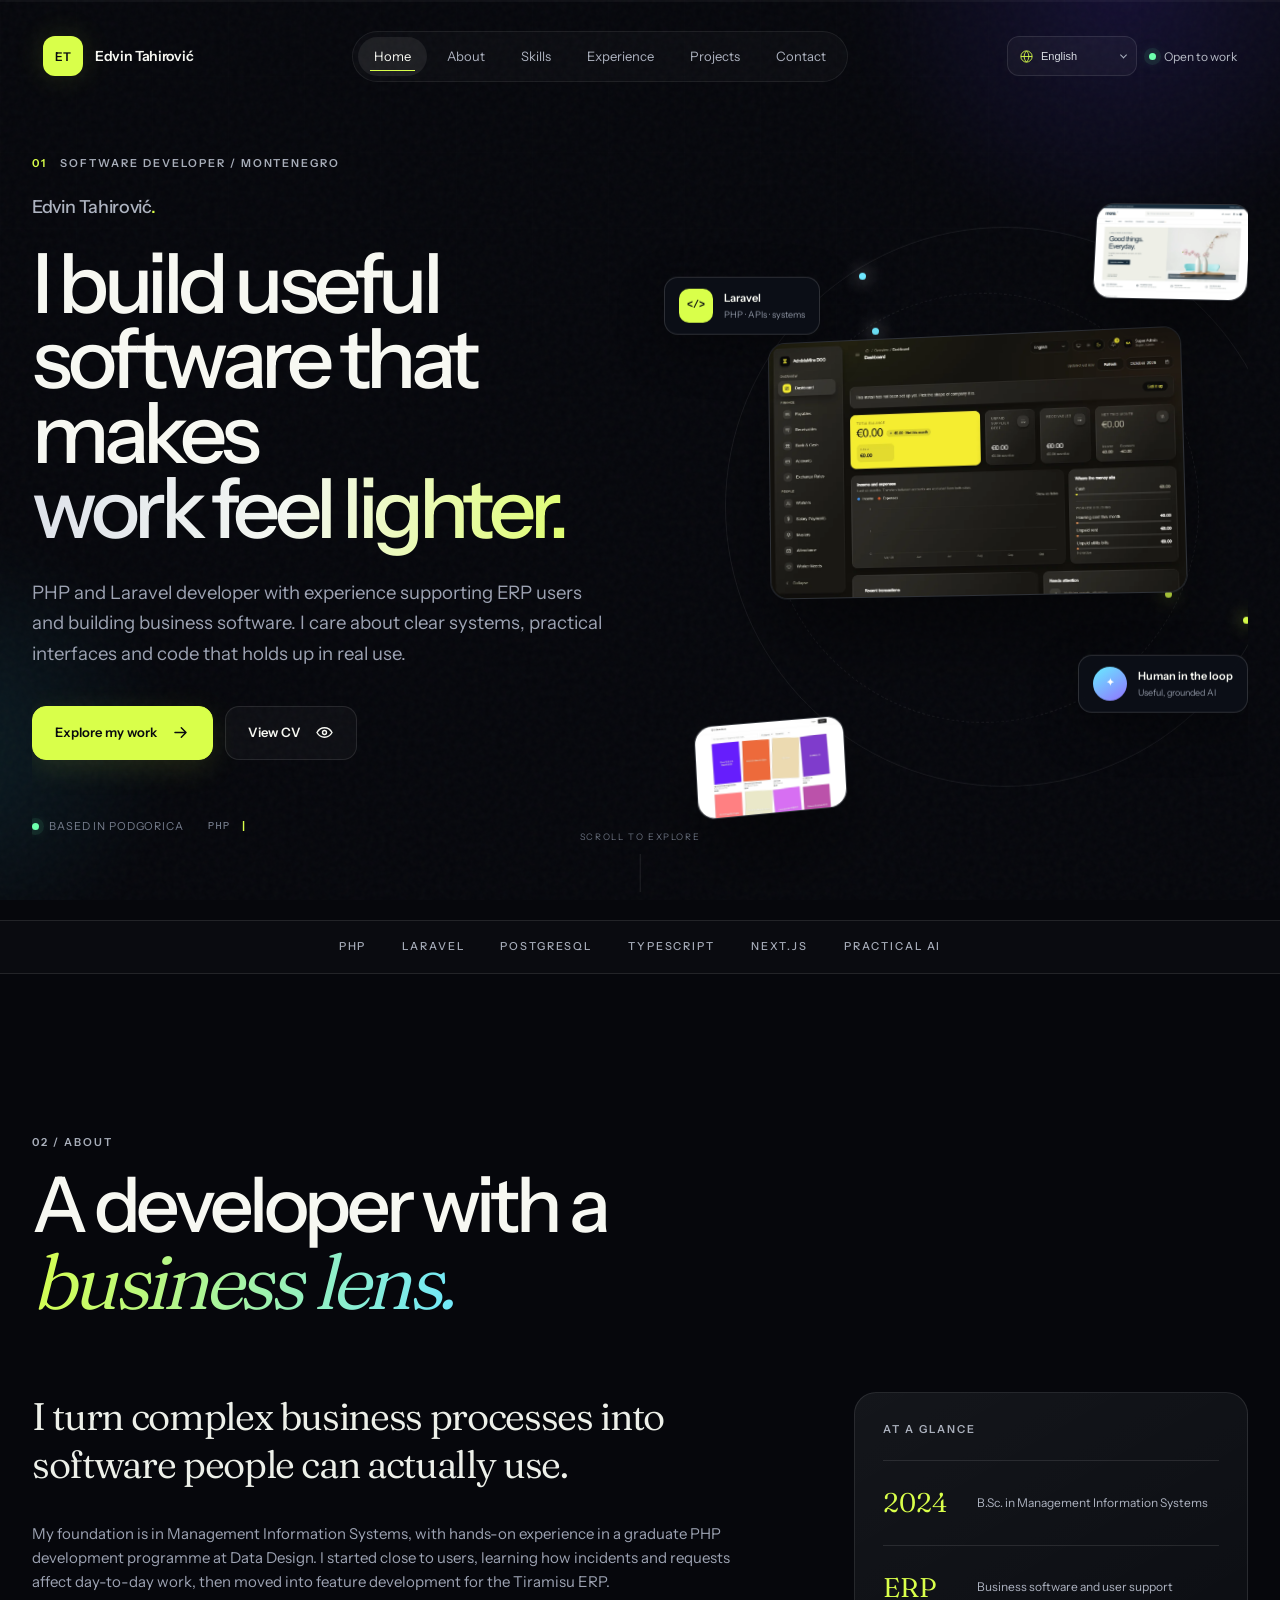
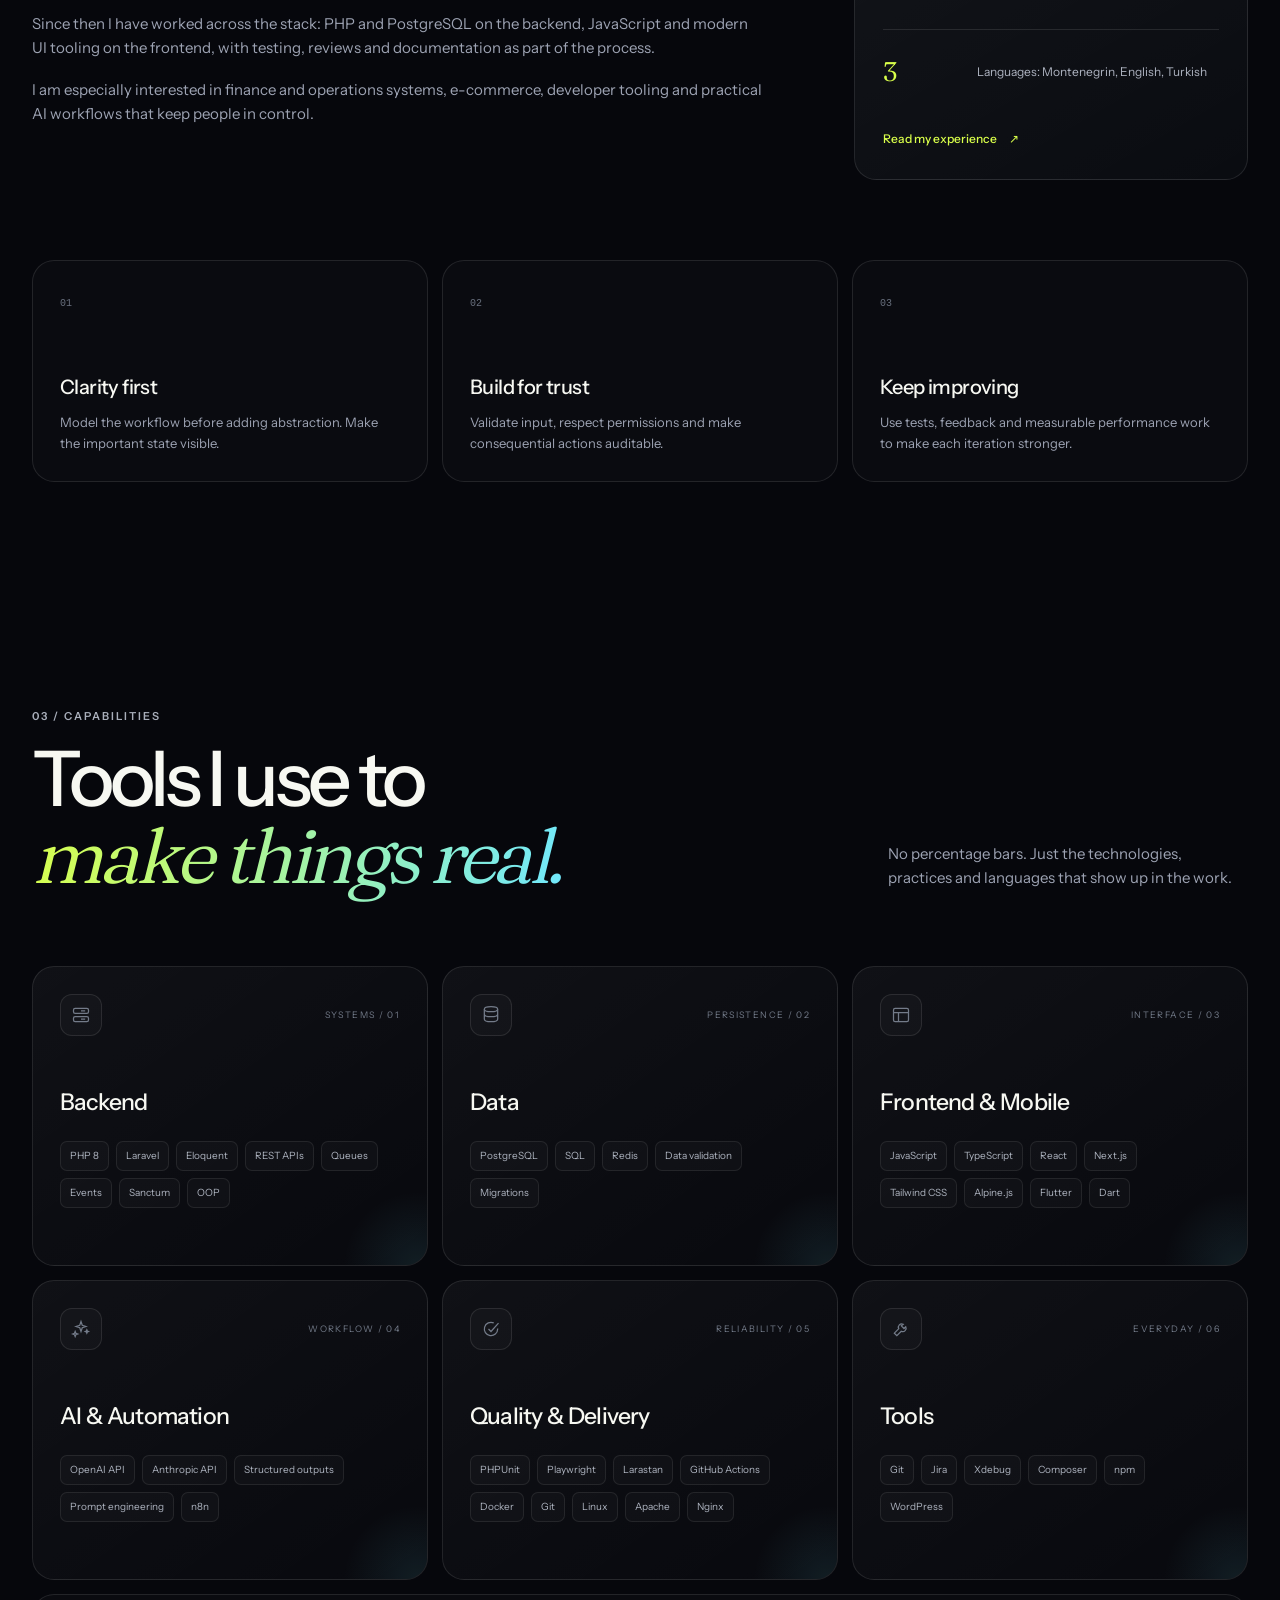
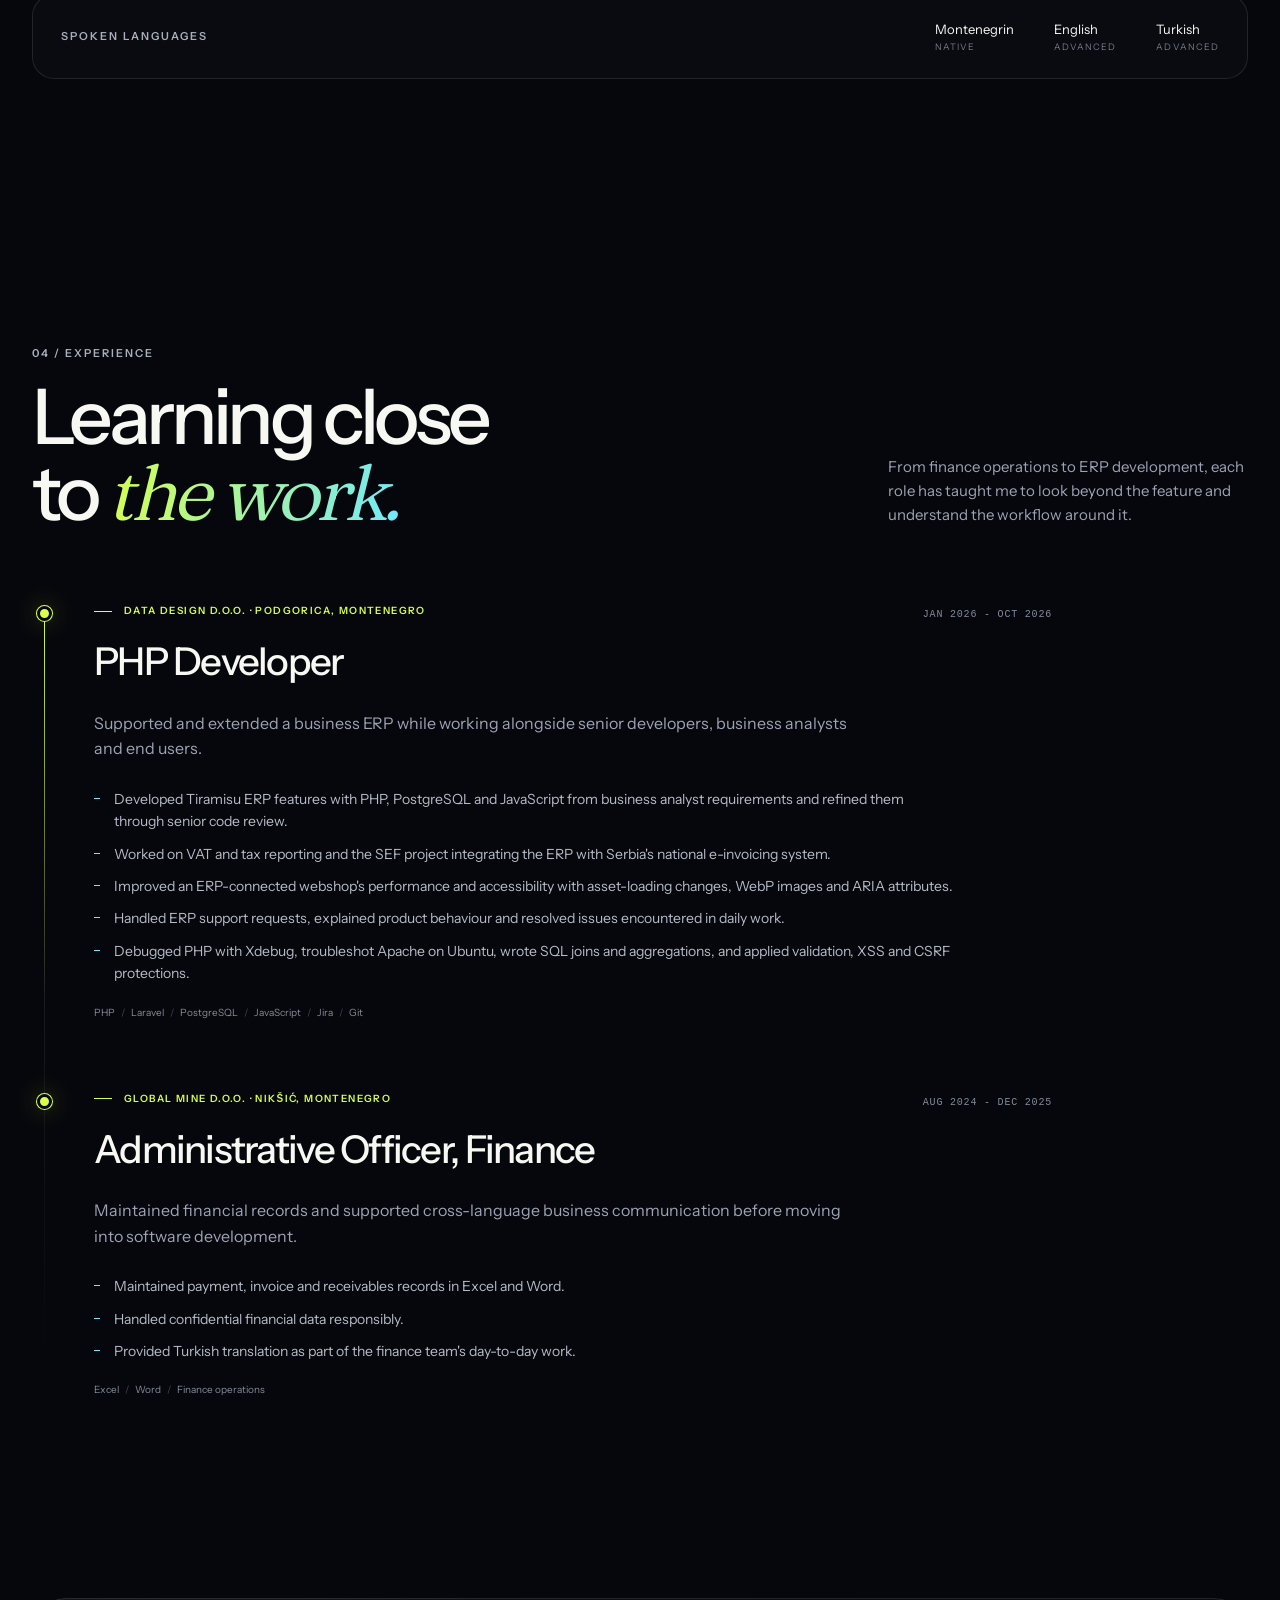
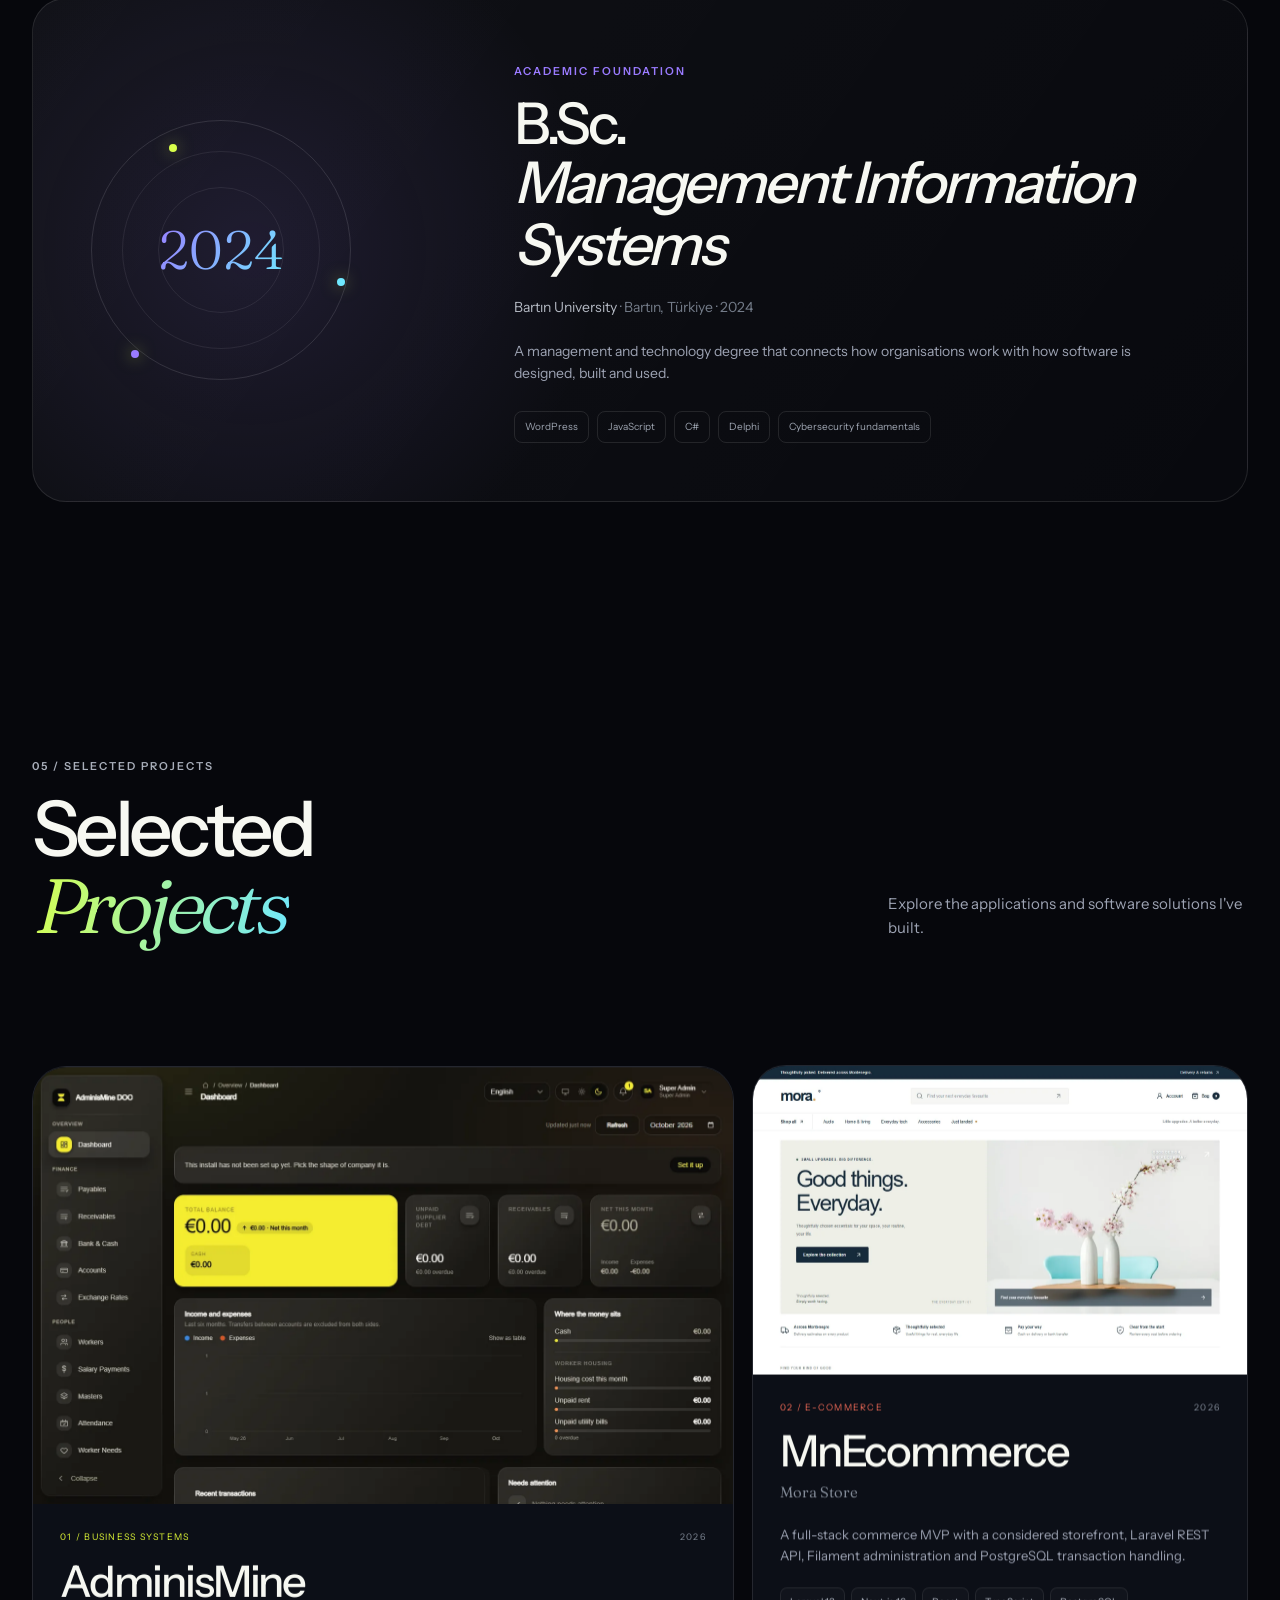
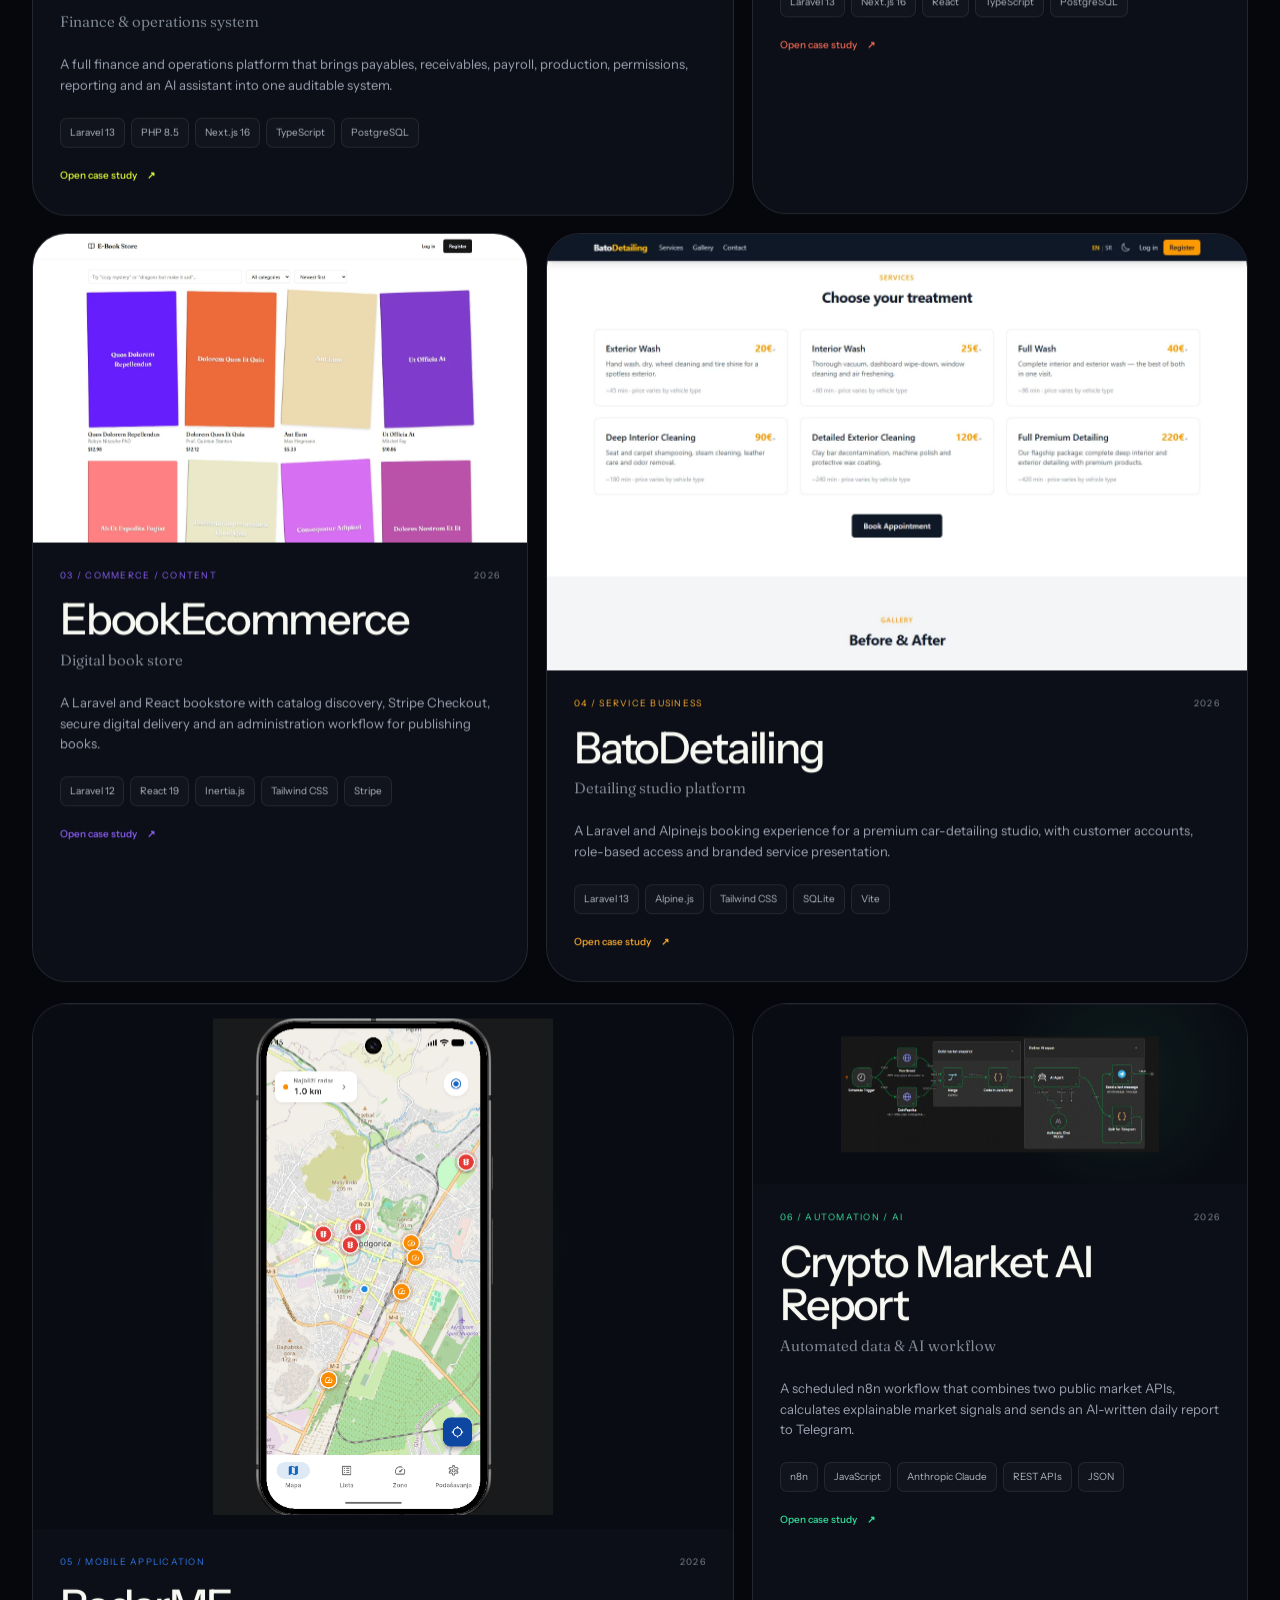
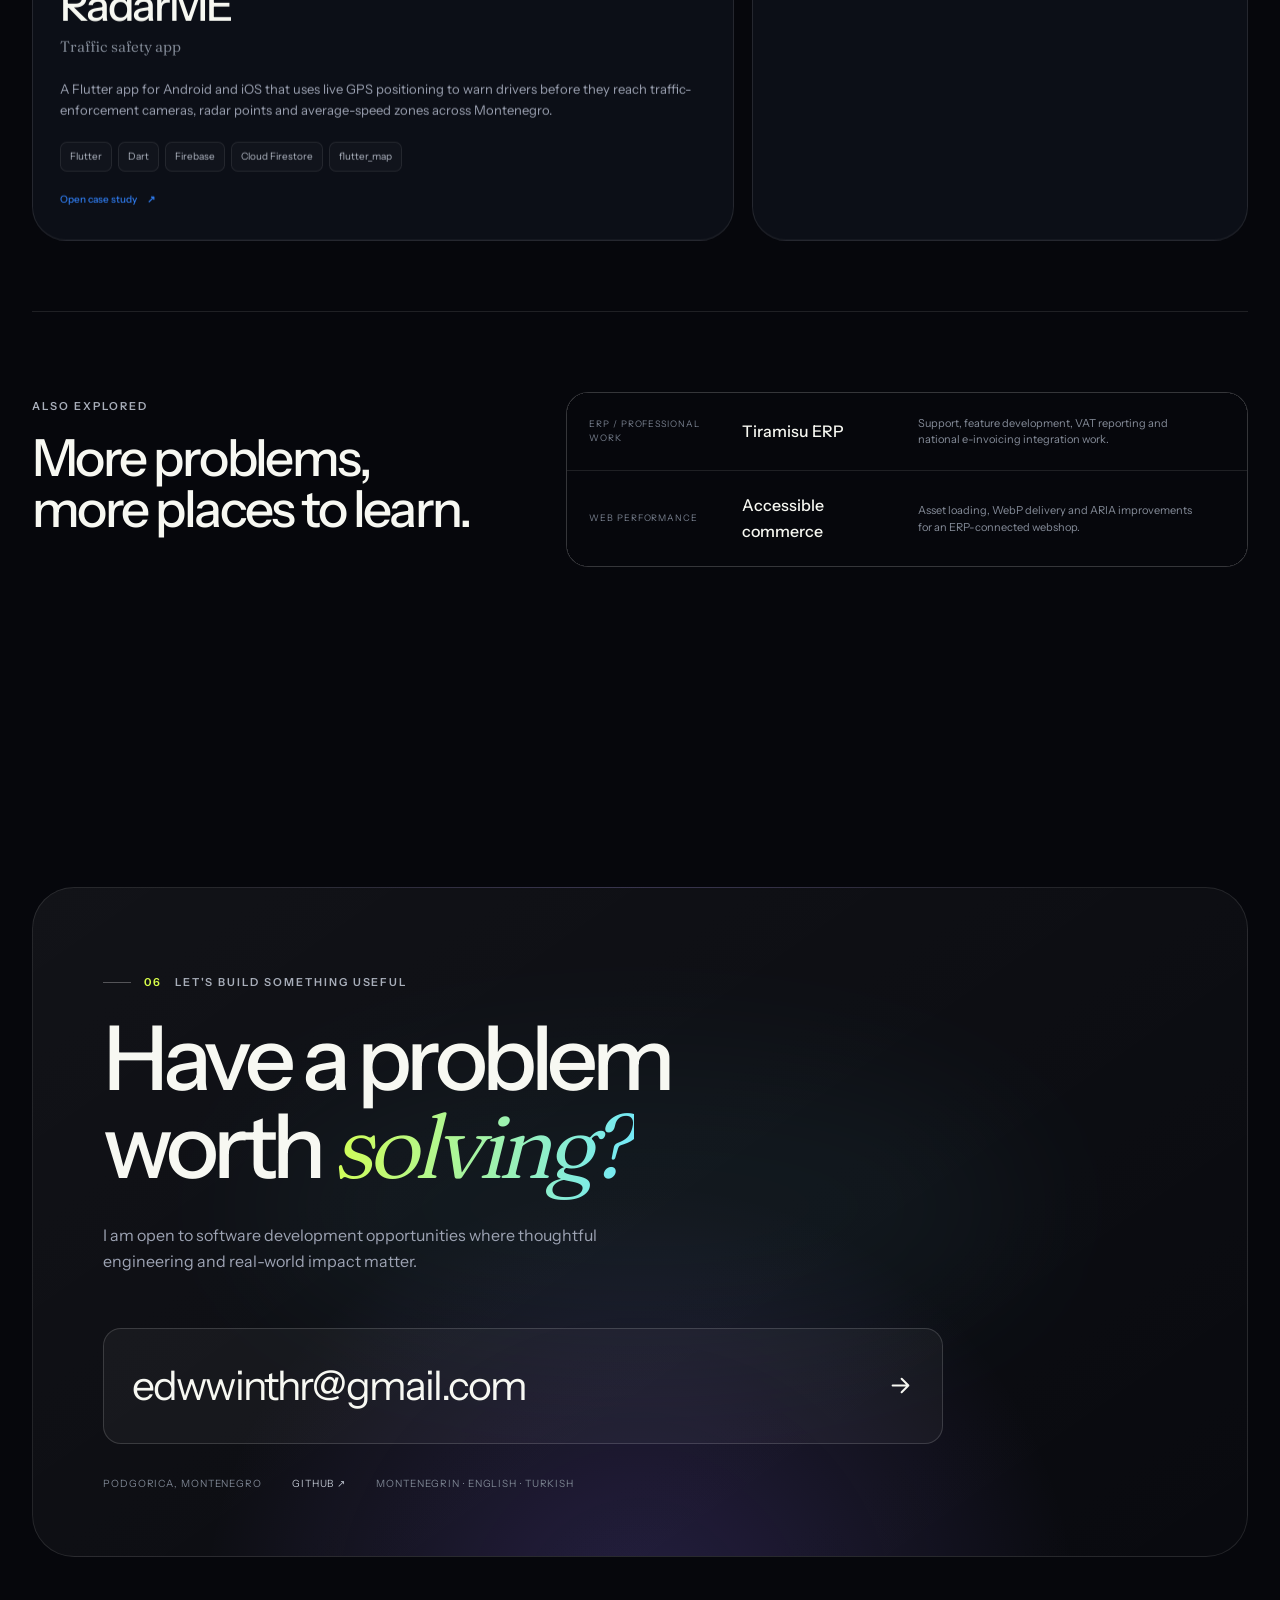
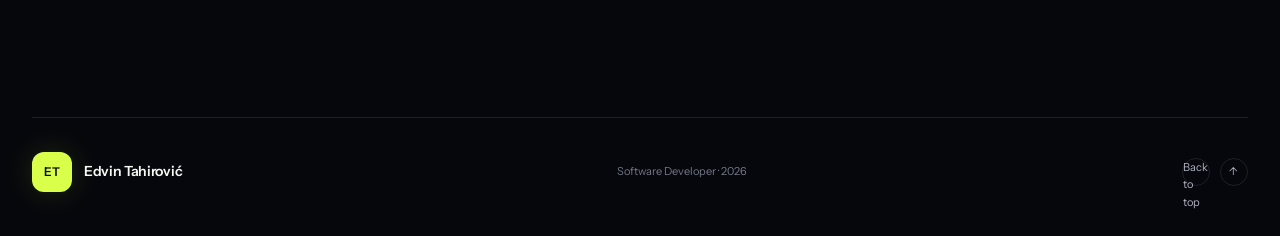
<file: index.html>
<!doctype html>
<html lang="en">
<head>
  <meta charset="utf-8">
  <meta name="viewport" content="width=device-width, initial-scale=1">
  <meta name="theme-color" content="#06070c">
  <meta name="description" content="Edvin Tahirović is a software developer from Montenegro specialising in PHP, Laravel, business systems and practical AI workflows.">
  <meta property="og:type" content="website">
  <meta property="og:url" content="https://etahirovic.site/">
  <meta property="og:title" content="Edvin Tahirovic | Software Developer">
  <meta property="og:description" content="Explore my software development portfolio, technical skills, professional experience and selected projects.">
  <meta property="og:image" content="https://etahirovic.site/assets/images/og-thumbnail.png">
  <meta property="og:image:width" content="1826">
  <meta property="og:image:height" content="905">
  <meta name="twitter:card" content="summary_large_image">
  <meta name="twitter:title" content="Edvin Tahirovic | Software Developer">
  <meta name="twitter:description" content="Explore my software development portfolio, technical skills, professional experience and selected projects.">
  <meta name="twitter:image" content="https://etahirovic.site/assets/images/og-thumbnail.png">
  <title>Edvin Tahirović — Software Developer</title>
  <link rel="icon" href="assets/images/favicon.svg" type="image/svg+xml">
  <link rel="preload" href="assets/fonts/instrument-sans-400.woff2" as="font" type="font/woff2" crossorigin>
  <link rel="preload" href="assets/fonts/fraunces-variable.woff2" as="font" type="font/woff2" crossorigin>
  <link rel="stylesheet" href="assets/css/styles.css">
  <script src="assets/js/vendor/gsap.min.js" defer></script>
  <script src="assets/js/vendor/ScrollTrigger.min.js" defer></script>
  <script src="assets/js/app.js" type="module"></script>
</head>
<body class="home-page">
  <a class="skip-link" href="#main" data-i18n="skipToContent">Skip to content</a>
  <div class="page-progress" aria-hidden="true"><span id="scroll-progress"></span></div>
  <div class="ambient" aria-hidden="true">
    <div class="ambient__orb ambient__orb--one"></div>
    <div class="ambient__orb ambient__orb--two"></div>
    <div class="ambient__grid"></div>
    <div class="ambient__noise"></div>
  </div>

  <header class="site-header" id="site-header">
    <a class="brand" href="#home" aria-label="Edvin Tahirović, home">
      <span class="brand__mark">ET</span>
      <span class="brand__text">Edvin Tahirović</span>
    </a>
    <nav class="desktop-nav" aria-label="Main navigation" data-i18n-aria="nav.main">
      <a href="#home" data-nav="home" data-i18n="nav.home">Home</a>
      <a href="#about" data-nav="about" data-i18n="nav.about">About</a>
      <a href="#skills" data-nav="skills" data-i18n="nav.skills">Skills</a>
      <a href="#experience" data-nav="experience" data-i18n="nav.experience">Experience</a>
      <a href="#projects" data-nav="projects" data-i18n="nav.projects">Projects</a>
      <a href="#contact" data-nav="contact" data-i18n="nav.contact">Contact</a>
    </nav>
    <div class="header-actions">
      <label class="language-control">
        <svg viewBox="0 0 24 24" aria-hidden="true"><circle cx="12" cy="12" r="9"/><path d="M3 12h18M12 3c2.4 2.5 3.7 5.6 3.7 9S14.4 18.5 12 21c-2.4-2.5-3.7-5.6-3.7-9S9.6 5.5 12 3Z"/></svg>
        <span class="sr-only">Select language</span>
        <select id="language-select" aria-label="Select language">
          <option value="en">English</option>
          <option value="tr">Türkçe</option>
          <option value="sr">Srpski</option>
        </select>
      </label>
      <span class="availability"><i></i> <span data-i18n="availability">Open to work</span></span>
      <button class="menu-toggle" type="button" aria-expanded="false" aria-controls="mobile-menu" data-i18n-aria="nav.open">
        <span></span><span></span>
        <span class="sr-only">Open navigation</span>
      </button>
    </div>
    <nav class="mobile-menu" id="mobile-menu" aria-label="Mobile navigation" data-i18n-aria="nav.mobile">
      <a href="#home"><strong data-i18n="nav.home">Home</strong> <span>00</span></a>
      <a href="#about"><strong data-i18n="nav.about">About</strong> <span>01</span></a>
      <a href="#skills"><strong data-i18n="nav.skills">Skills</strong> <span>02</span></a>
      <a href="#experience"><strong data-i18n="nav.experience">Experience</strong> <span>03</span></a>
      <a href="#projects"><strong data-i18n="nav.projects">Projects</strong> <span>04</span></a>
      <a href="#contact"><strong data-i18n="nav.contact">Contact</strong> <span>05</span></a>
    </nav>
  </header>

  <main id="main">
    <section class="hero section" id="home" aria-labelledby="hero-title">
      <div class="hero__copy">
        <p class="eyebrow reveal" data-reveal>
          <span class="eyebrow__index">01</span>
          <span id="hero-eyebrow">Software developer / Montenegro</span>
        </p>
        <h1 class="hero__title" id="hero-title">
          <span class="hero__name reveal" data-reveal>Edvin Tahirović<span class="hero__dot">.</span></span>
          <span class="hero__statement">
            <span class="reveal" data-reveal>I build useful</span>
            <span class="reveal" data-reveal>software that makes</span>
            <span class="reveal hero__accent" data-reveal>work feel lighter.</span>
          </span>
        </h1>
        <p class="hero__intro reveal" data-reveal id="hero-intro">
          PHP and Laravel developer focused on clear systems, practical interfaces and code that holds up in real use.
        </p>
        <div class="hero__actions reveal" data-reveal>
          <a class="button button--primary" href="#projects">
            <span data-i18n="hero.explore">Explore my work</span>
            <svg viewBox="0 0 24 24" aria-hidden="true"><path d="M5 12h14M13 6l6 6-6 6"/></svg>
          </a>
          <a class="button button--ghost" href="assets/cv/cv.pdf" target="_blank" rel="noopener">
            <span data-i18n="hero.viewCv">View CV</span>
            <svg viewBox="0 0 24 24" aria-hidden="true"><path d="M2.5 12s3.5-6 9.5-6 9.5 6 9.5 6-3.5 6-9.5 6-9.5-6-9.5-6Z"/><circle cx="12" cy="12" r="2.5"/></svg>
          </a>
        </div>
        <div class="hero__meta reveal" data-reveal>
          <span><i class="status-dot"></i> <span data-i18n="hero.basedIn">Based in Podgorica</span></span>
          <span class="typewriter" aria-live="polite"><span id="typewriter-text">PHP</span><b>|</b></span>
        </div>
      </div>

      <div class="hero__visual reveal" data-reveal aria-label="Interface previews from selected projects" data-i18n-aria="common.projectPreviews">
        <div class="visual-orbit visual-orbit--one"></div>
        <div class="visual-orbit visual-orbit--two"></div>
        <figure class="screen-card screen-card--main" data-depth="0.08">
          <img src="assets/images/projects/adminismine/hero.webp" width="1440" height="900" alt="AdminisMine finance dashboard" data-i18n-alt="hero.adminAlt" fetchpriority="high">
          <figcaption><span>01</span> <span data-i18n="common.businessSystems">Business systems</span></figcaption>
        </figure>
        <figure class="screen-card screen-card--top" data-depth="0.14">
          <img src="assets/images/projects/mn-ecommerce/hero.webp" width="1440" height="900" alt="Mora Store e-commerce website" data-i18n-alt="hero.commerceAlt">
        </figure>
        <figure class="screen-card screen-card--side" data-depth="0.2">
          <img src="assets/images/projects/ebook-commerce/hero.webp" width="1440" height="900" alt="EbookEcommerce catalog" data-i18n-alt="hero.ebookAlt">
        </figure>
        <div class="hero-chip hero-chip--code" data-depth="0.26">
          <span>&lt;/&gt;</span>
          <div><strong>Laravel</strong><small data-i18n="hero.laravelCaption">PHP · APIs · systems</small></div>
        </div>
        <div class="hero-chip hero-chip--ai" data-depth="0.18">
          <span class="spark"></span>
          <div><strong data-i18n="hero.aiTitle">Human in the loop</strong><small data-i18n="hero.aiSubtitle">Useful, grounded AI</small></div>
        </div>
      </div>

      <a class="scroll-cue" href="#about" aria-label="Scroll to about section" data-i18n-aria="hero.scroll">
        <span data-i18n="hero.scroll">Scroll to explore</span>
        <i></i>
      </a>
    </section>

    <div class="ticker" aria-hidden="true">
      <div class="ticker__track">
        <span>PHP</span><i>✦</i><span>Laravel</span><i>✦</i><span>PostgreSQL</span><i>✦</i><span>TypeScript</span><i>✦</i><span>Next.js</span><i>✦</i><span>Practical AI</span><i>✦</i>
        <span>PHP</span><i>✦</i><span>Laravel</span><i>✦</i><span>PostgreSQL</span><i>✦</i><span>TypeScript</span><i>✦</i><span>Next.js</span><i>✦</i><span>Practical AI</span><i>✦</i>
      </div>
    </div>

    <section class="section about" id="about" aria-labelledby="about-title">
      <div class="section-heading reveal" data-reveal>
          <span class="section-heading__index" data-i18n="about.index">02 / About</span>
        <h2 id="about-title" data-i18n-html="about.title">A developer with a<br><em>business lens.</em></h2>
      </div>
      <div class="about__layout">
        <div class="about__story reveal" data-reveal id="about-story"></div>
        <aside class="about__facts reveal" data-reveal>
          <p class="mini-label" data-i18n="about.glance">At a glance</p>
          <div id="quick-facts" class="fact-list"></div>
          <a class="text-link" href="#experience"><span data-i18n="about.readExperience">Read my experience</span> <span>↗</span></a>
        </aside>
      </div>
      <div class="principles" id="principles"></div>
    </section>

    <section class="section skills" id="skills" aria-labelledby="skills-title">
      <div class="section-heading section-heading--row reveal" data-reveal>
        <div>
          <span class="section-heading__index" data-i18n="skills.index">03 / Capabilities</span>
          <h2 id="skills-title" data-i18n-html="skills.title">Tools I use to<br><em>make things real.</em></h2>
        </div>
        <p data-i18n="skills.intro">No percentage bars. Just the technologies, practices and languages that show up in the work.</p>
      </div>
      <div class="skills-grid" id="skills-grid"></div>
      <div class="language-strip reveal" data-reveal>
        <span class="mini-label" data-i18n="skills.spoken">Spoken languages</span>
        <div id="language-list"></div>
      </div>
    </section>

    <section class="section experience" id="experience" aria-labelledby="experience-title">
      <div class="section-heading section-heading--row reveal" data-reveal>
        <div>
          <span class="section-heading__index" data-i18n="experience.index">04 / Experience</span>
          <h2 id="experience-title" data-i18n-html="experience.title">Learning close<br>to <em>the work.</em></h2>
        </div>
        <p data-i18n="experience.intro">From finance operations to ERP development, each role has taught me to look beyond the feature and understand the workflow around it.</p>
      </div>
      <div class="timeline" id="experience-timeline"></div>
    </section>

    <section class="section education" id="education" aria-labelledby="education-title">
      <div class="education-card reveal" data-reveal id="education-card">
        <div class="education-card__orbit" aria-hidden="true">
          <span>B.Sc.</span>
          <i></i><i></i><i></i>
        </div>
      </div>
    </section>

    <section class="section projects" id="projects" aria-labelledby="projects-title">
      <div class="section-heading section-heading--row reveal" data-reveal>
        <div>
          <span class="section-heading__index" data-i18n="projects.index">05 / Selected projects</span>
          <h2 id="projects-title" data-i18n-html="projects.title">Selected<br><em>Projects</em></h2>
        </div>
        <p data-i18n="projects.intro">Explore the applications and software solutions I've built.</p>
      </div>
      <div class="projects-grid" id="projects-grid"></div>
      <div class="more-work reveal" data-reveal>
        <div>
          <span class="section-heading__index" data-i18n="more.index">Also explored</span>
          <h3 data-i18n-html="more.title">More problems,<br>more places to learn.</h3>
        </div>
        <div class="more-work__items">
          <article>
            <span data-i18n="more.erpTag">ERP / Professional work</span>
            <h4>Tiramisu ERP</h4>
            <p data-i18n="more.erp">Support, feature development, VAT reporting and national e-invoicing integration work.</p>
          </article>
          <article>
            <span data-i18n="more.performanceTag">Web performance</span>
            <h4 data-i18n="more.performanceTitle">Accessible commerce</h4>
            <p data-i18n="more.performance">Asset loading, WebP delivery and ARIA improvements for an ERP-connected webshop.</p>
          </article>
        </div>
      </div>
    </section>

    <section class="section contact" id="contact" aria-labelledby="contact-title">
      <div class="contact__glow" aria-hidden="true"></div>
      <div class="contact__inner reveal" data-reveal>
        <p class="eyebrow"><span class="eyebrow__index">06</span> <span data-i18n="contact.eyebrow">Let's build something useful</span></p>
        <h2 id="contact-title" data-i18n-html="contact.title">Have a problem<br>worth <em>solving?</em></h2>
        <p data-i18n="contact.body">I am open to software development opportunities where thoughtful engineering and real-world impact matter.</p>
        <a class="contact-mail" id="contact-mail" href="mailto:edwwinthr@gmail.com">
          <span>edwwinthr@gmail.com</span>
          <svg viewBox="0 0 24 24" aria-hidden="true"><path d="M5 12h14M13 6l6 6-6 6"/></svg>
        </a>
        <div class="contact__meta">
          <span data-i18n="contact.location">Podgorica, Montenegro</span>
          <a href="https://github.com/edwwinthr-del" target="_blank" rel="noopener noreferrer">GitHub ↗</a>
          <span data-i18n="contact.languages">Montenegrin · English · Turkish</span>
        </div>
      </div>
    </section>
  </main>

  <footer class="site-footer">
    <a class="brand" href="#home">
      <span class="brand__mark">ET</span>
      <span class="brand__text">Edvin Tahirović</span>
    </a>
    <p><span data-i18n="footer.role">Software Developer</span> · <span id="copyright-year">2026</span></p>
    <a class="back-to-top" href="#home"><span data-i18n="footer.top">Back to top</span> <span>↑</span></a>
  </footer>

  <noscript>
    <p class="noscript">This portfolio uses JavaScript to load its latest project data. You can still access the CV and GitHub repositories directly.</p>
  </noscript>
</body>
</html>
</file>
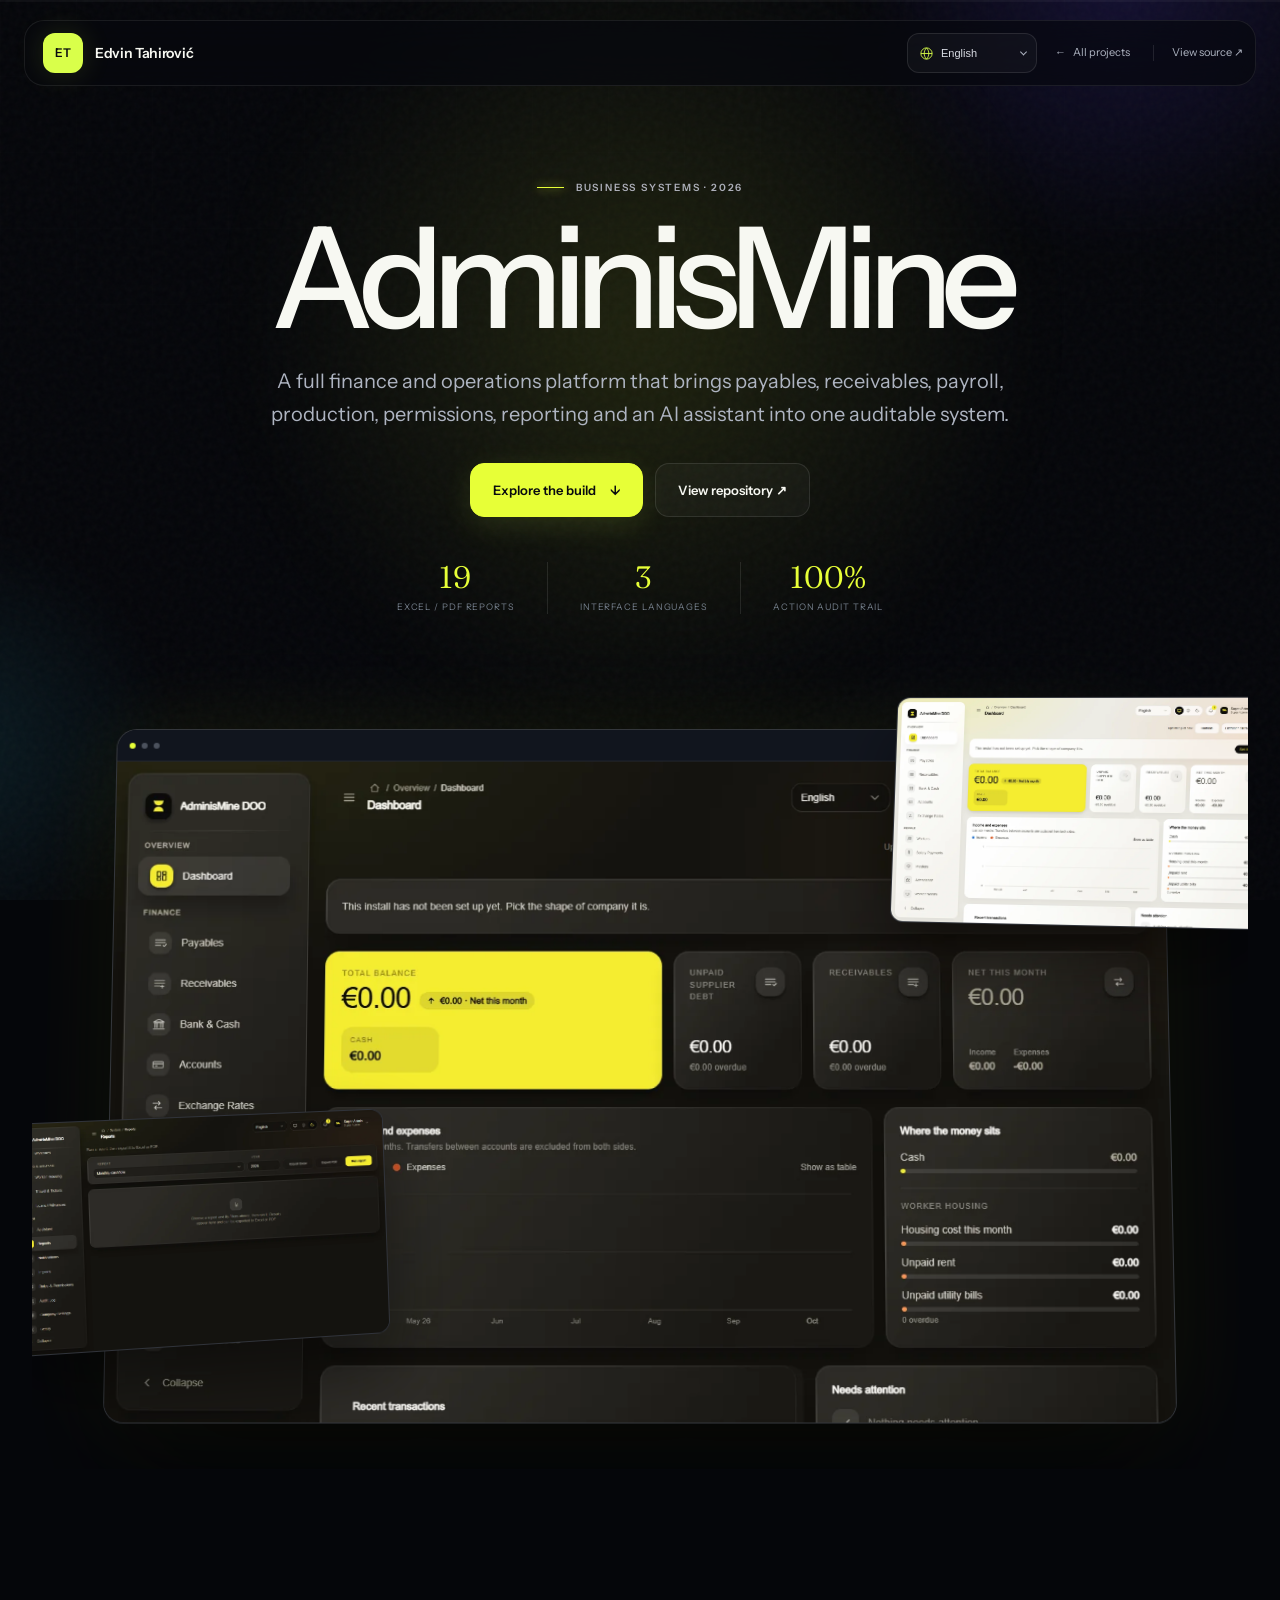
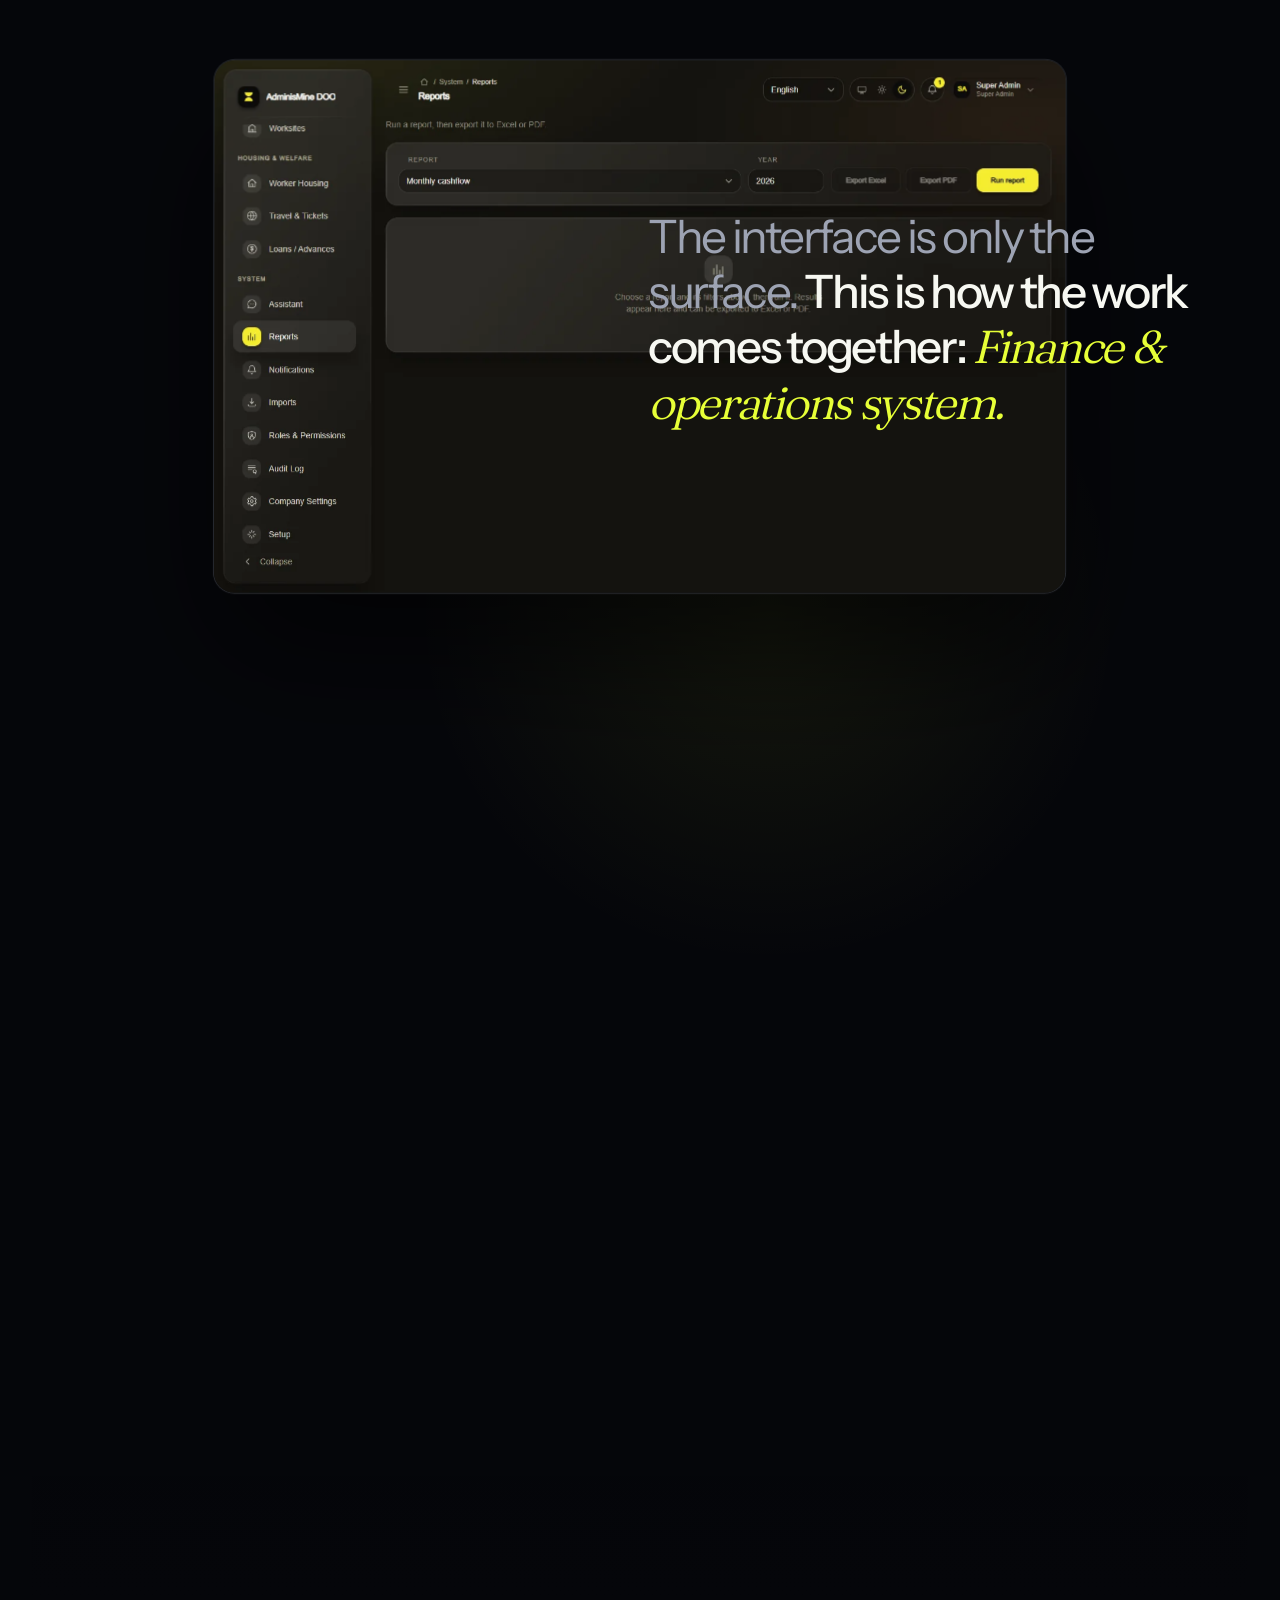
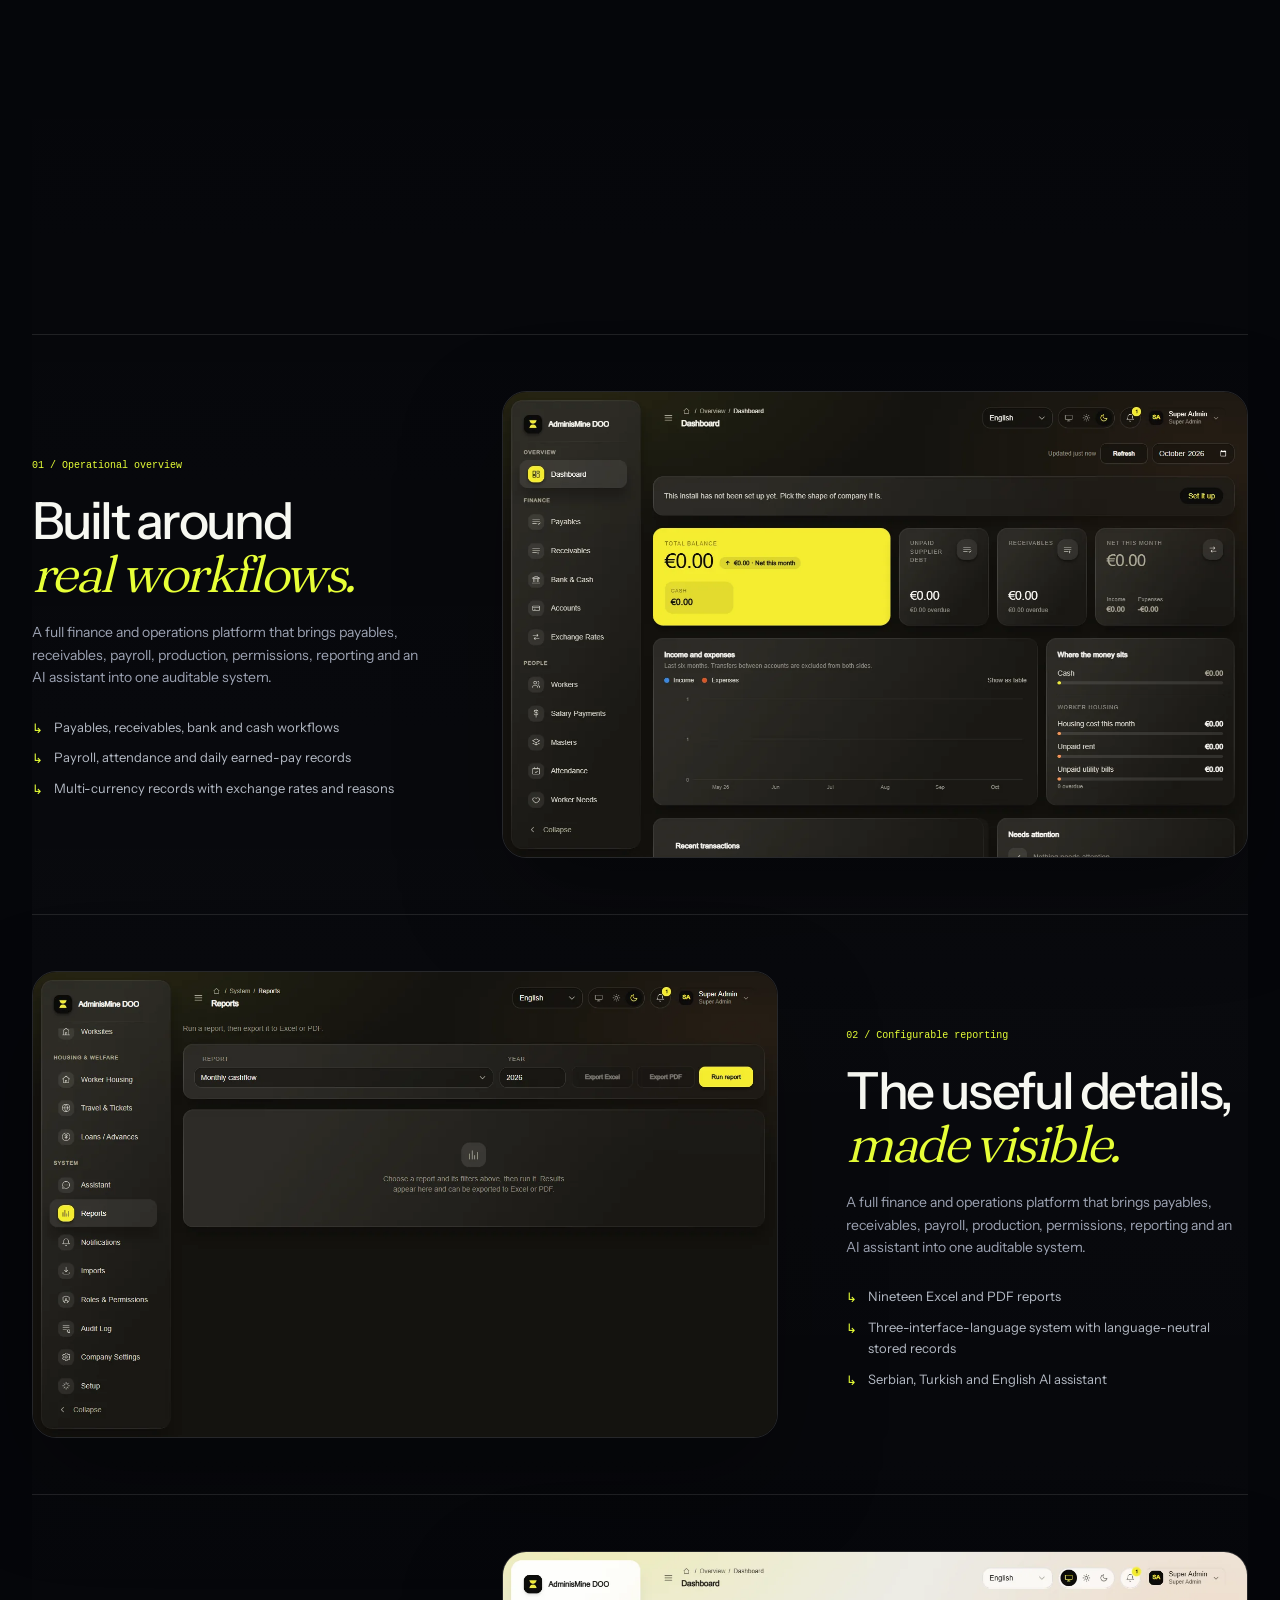
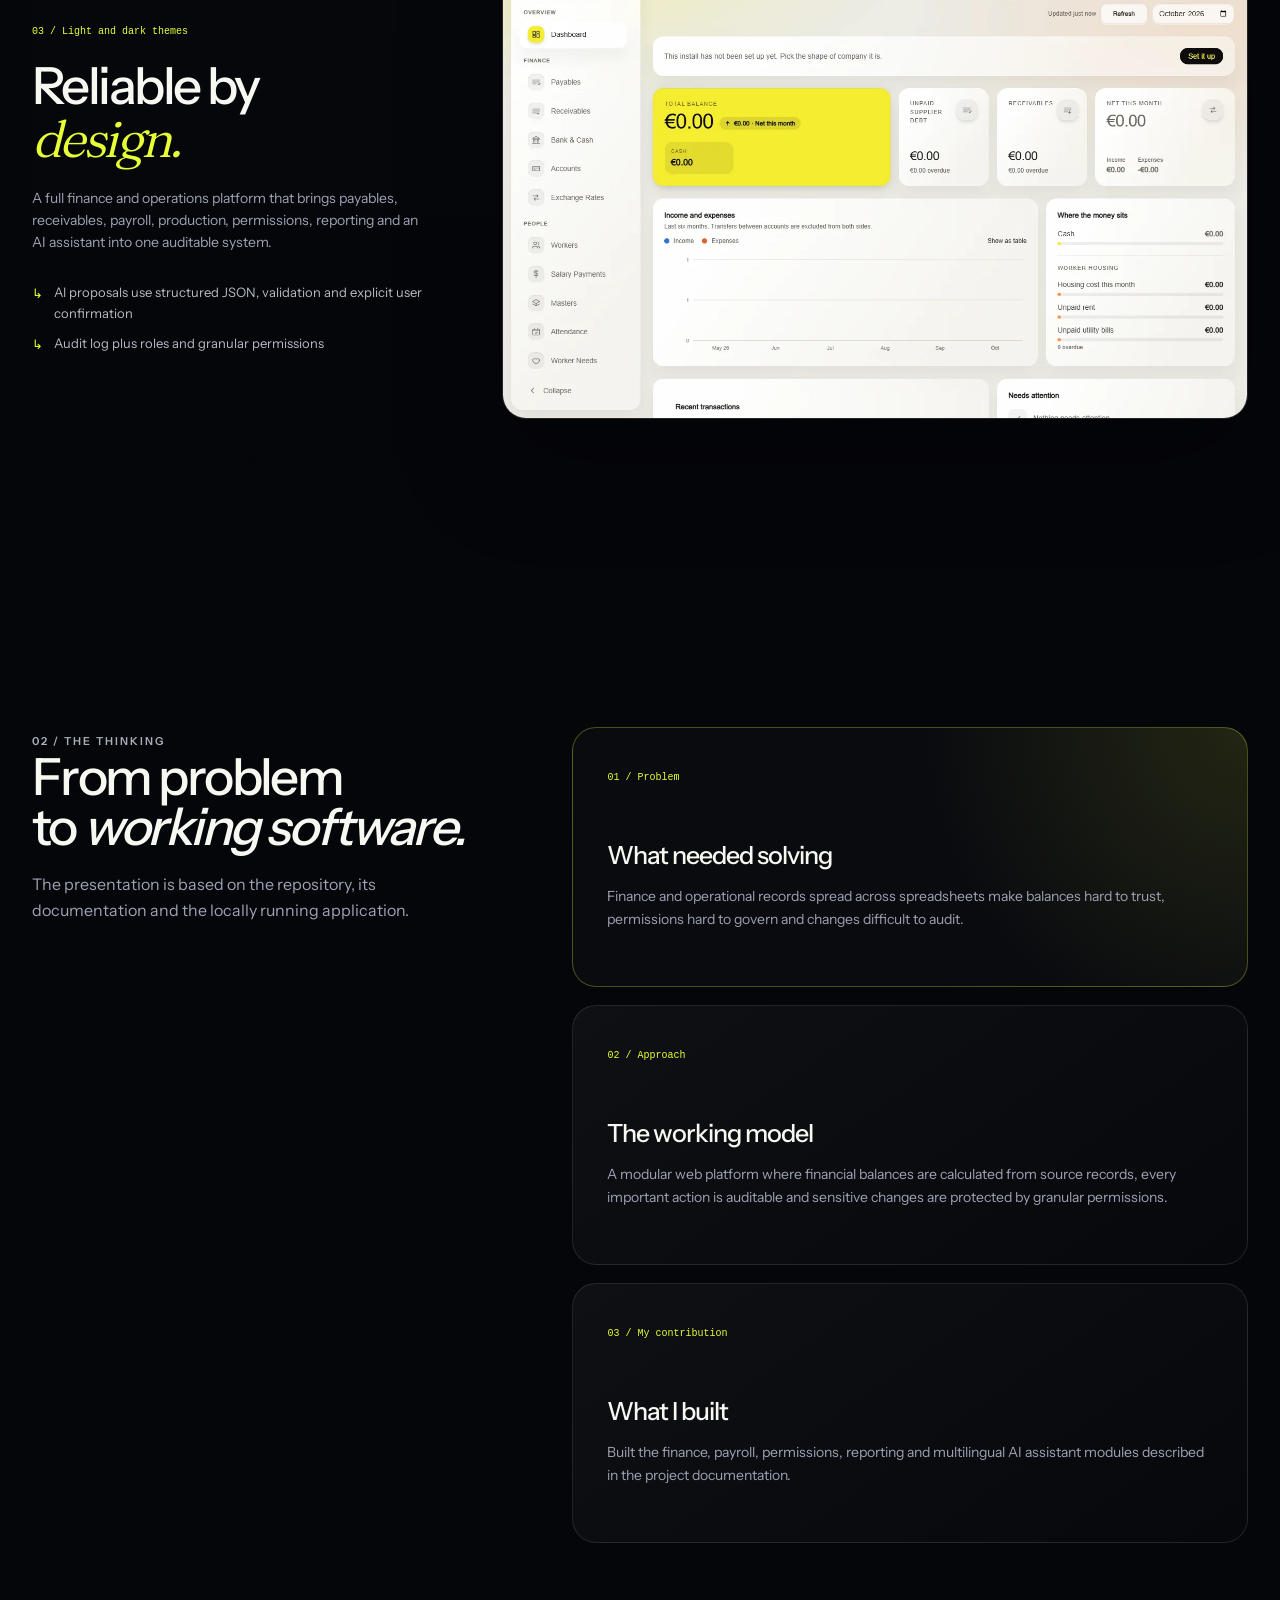
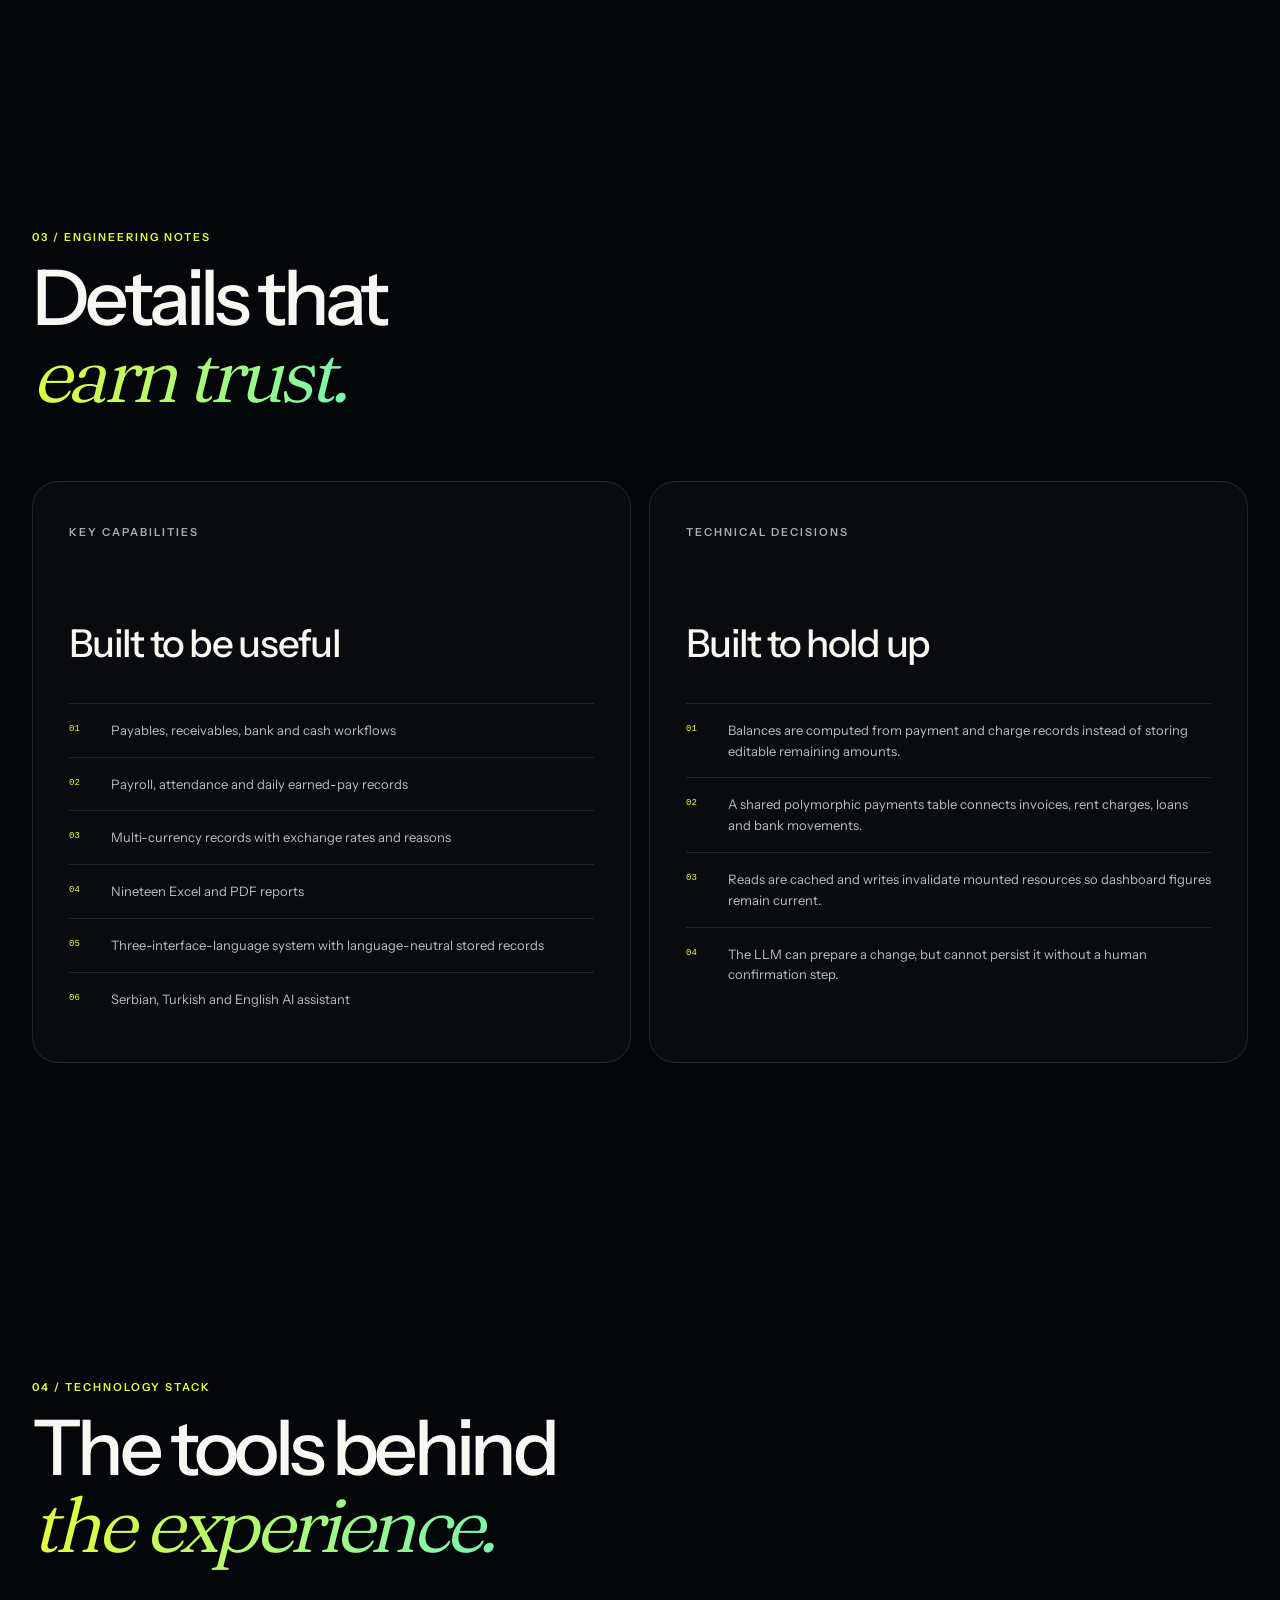
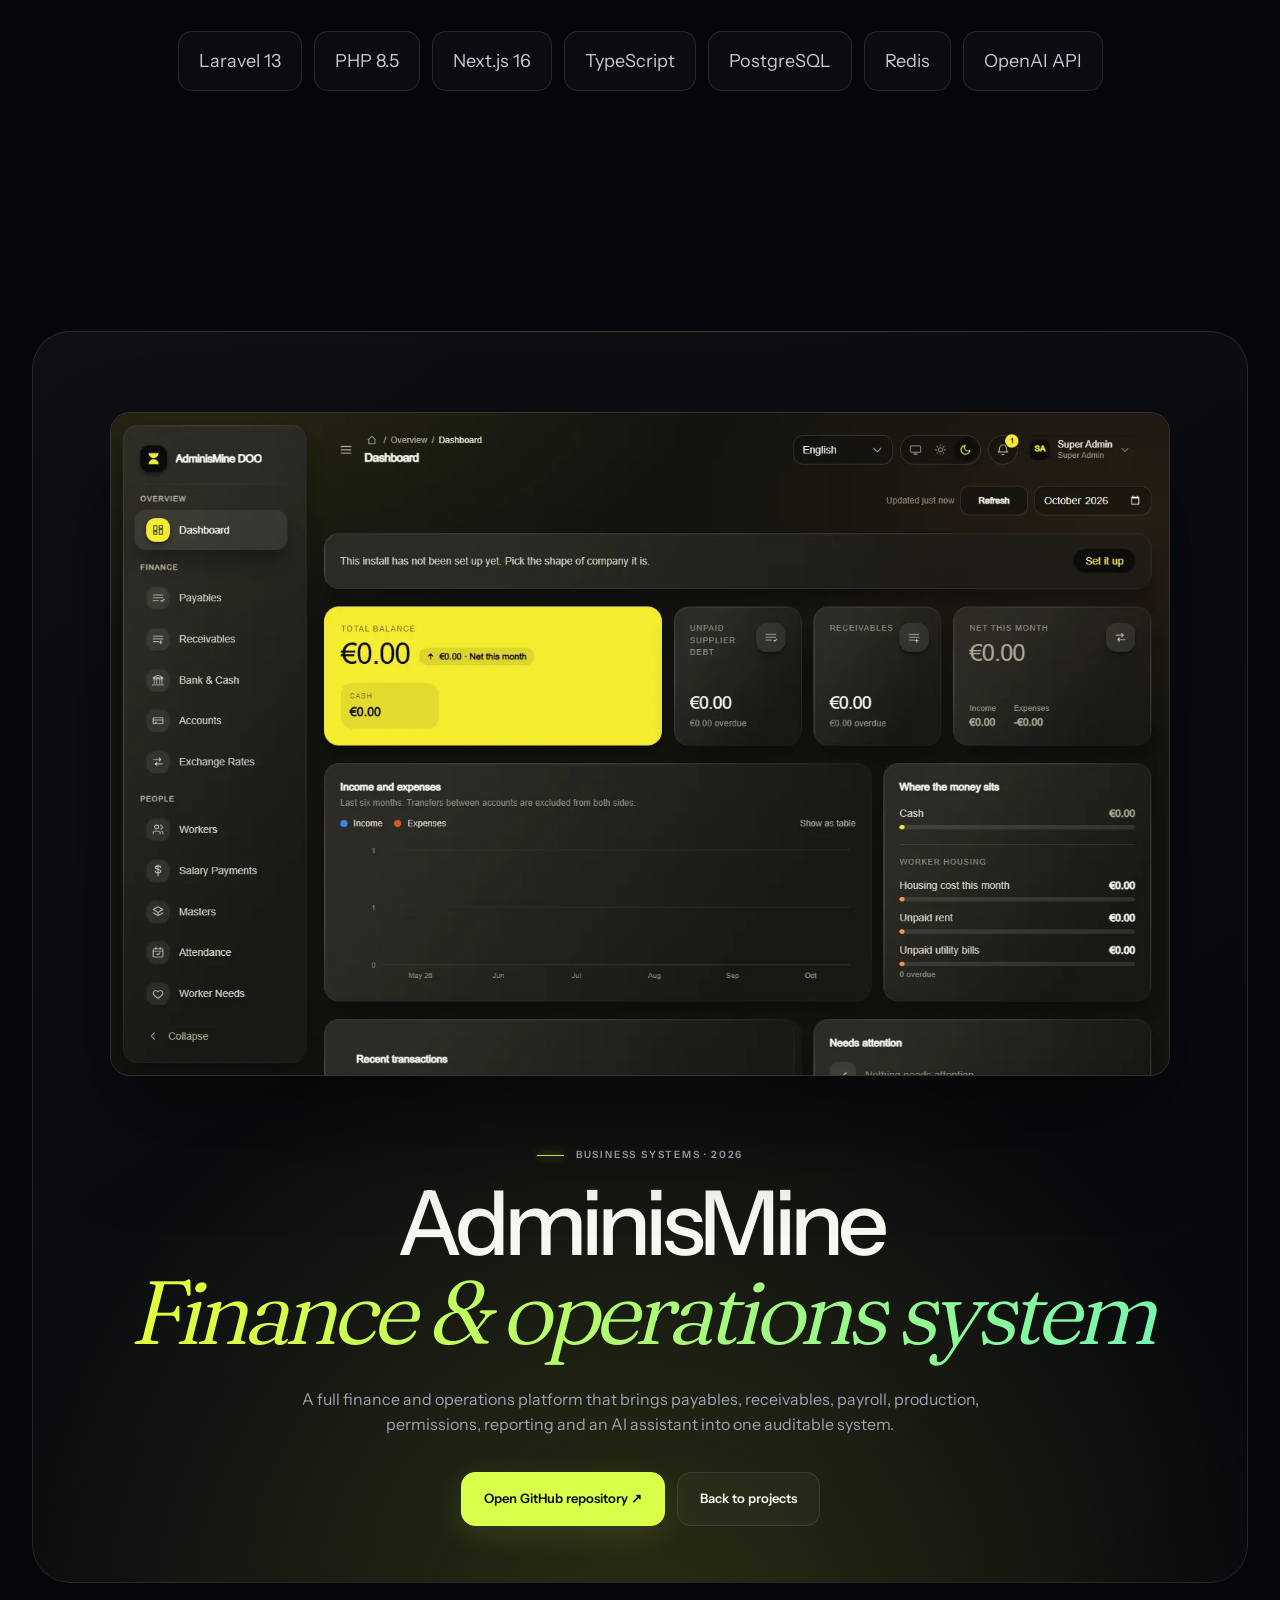
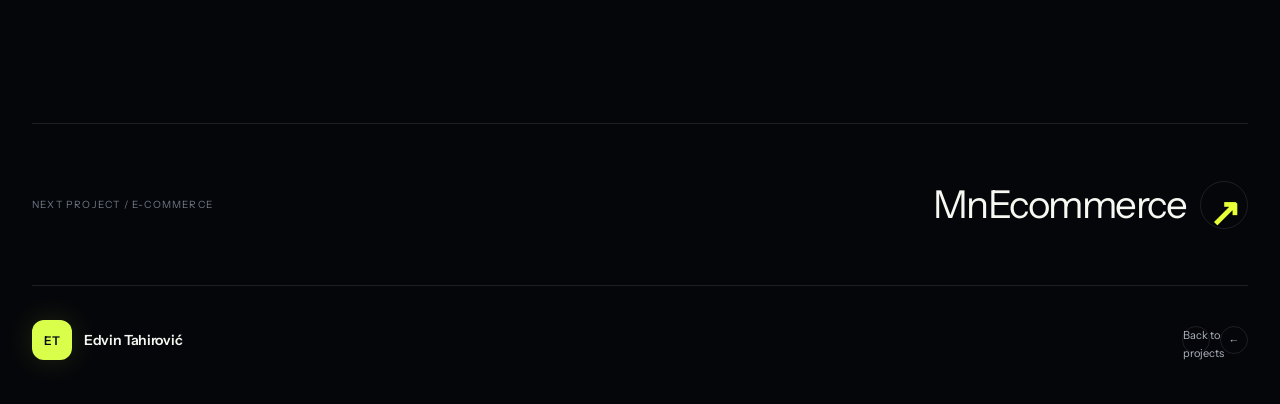
<file: projects.html>
<!doctype html>
<html lang="en">
<head>
  <meta charset="utf-8">
  <meta name="viewport" content="width=device-width, initial-scale=1">
  <meta name="theme-color" content="#06070c">
  <meta name="description" content="Selected software project presentations by Edvin Tahirović.">
  <title>Selected Project — Edvin Tahirović</title>
  <link rel="icon" href="assets/images/favicon.svg" type="image/svg+xml">
  <link rel="preload" href="assets/fonts/instrument-sans-400.woff2" as="font" type="font/woff2" crossorigin>
  <link rel="preload" href="assets/fonts/fraunces-variable.woff2" as="font" type="font/woff2" crossorigin>
  <link rel="stylesheet" href="assets/css/styles.css">
  <script src="assets/js/vendor/gsap.min.js" defer></script>
  <script src="assets/js/vendor/ScrollTrigger.min.js" defer></script>
  <script src="assets/js/project.js" type="module"></script>
</head>
<body class="case-page">
  <a class="skip-link" href="#project-root" data-i18n="project.skip">Skip to project</a>
  <div class="page-progress" aria-hidden="true"><span id="scroll-progress"></span></div>
  <div class="ambient" aria-hidden="true">
    <div class="ambient__orb ambient__orb--one"></div>
    <div class="ambient__orb ambient__orb--two"></div>
    <div class="ambient__grid"></div>
    <div class="ambient__noise"></div>
  </div>

  <header class="site-header case-header" id="site-header">
    <a class="brand" href="index.html" aria-label="Edvin Tahirović, home">
      <span class="brand__mark">ET</span>
      <span class="brand__text">Edvin Tahirović</span>
    </a>
    <div class="case-nav">
      <label class="language-control">
        <svg viewBox="0 0 24 24" aria-hidden="true"><circle cx="12" cy="12" r="9"/><path d="M3 12h18M12 3c2.4 2.5 3.7 5.6 3.7 9S14.4 18.5 12 21c-2.4-2.5-3.7-5.6-3.7-9S9.6 5.5 12 3Z"/></svg>
        <span class="sr-only">Select language</span>
        <select id="language-select" aria-label="Select language">
          <option value="en">English</option>
          <option value="tr">Türkçe</option>
          <option value="sr">Srpski</option>
        </select>
      </label>
      <a href="index.html#projects" class="case-nav__back"><span>←</span> <span data-i18n="project.allProjects">All projects</span></a>
      <span class="case-nav__divider"></span>
      <a id="case-github" href="https://github.com/edwwinthr-del" target="_blank" rel="noopener noreferrer"><span data-i18n="project.viewSource">View source</span> ↗</a>
    </div>
  </header>

  <main id="project-root">
    <section class="case-loading" aria-live="polite">
      <span></span>
      <p data-i18n="project.loading">Loading project presentation…</p>
    </section>
  </main>

  <footer class="site-footer case-footer">
    <a class="brand" href="index.html">
      <span class="brand__mark">ET</span>
      <span class="brand__text">Edvin Tahirović</span>
    </a>
    <a class="back-to-top" href="index.html#projects"><span data-i18n="project.backProjects">Back to projects</span> <span>←</span></a>
  </footer>
</body>
</html>
</file>
<file: assets/css/styles.css>
@font-face {
  font-family: "Instrument Sans";
  src: url("../fonts/instrument-sans-400.woff2") format("woff2");
  font-style: normal;
  font-weight: 400;
  font-display: swap;
}

@font-face {
  font-family: "Instrument Sans";
  src: url("../fonts/instrument-sans-500.woff2") format("woff2");
  font-style: normal;
  font-weight: 500;
  font-display: swap;
}

@font-face {
  font-family: "Instrument Sans";
  src: url("../fonts/instrument-sans-600.woff2") format("woff2");
  font-style: normal;
  font-weight: 600;
  font-display: swap;
}

@font-face {
  font-family: "Fraunces";
  src: url("../fonts/fraunces-variable.woff2") format("woff2");
  font-style: normal;
  font-weight: 100 900;
  font-display: swap;
}

:root {
  --bg: #06070c;
  --bg-deep: #030409;
  --surface: #0c0f17;
  --surface-raised: #11151f;
  --line: rgba(255, 255, 255, 0.1);
  --line-bright: rgba(255, 255, 255, 0.18);
  --text: #f7f8f2;
  --muted: #9da3b3;
  --soft: #c8cbd2;
  --acid: #d9ff4a;
  --acid-bright: #e8ff7c;
  --cyan: #6fe8ff;
  --violet: #9a7bff;
  --orange: #ff8f66;
  --max-width: 1320px;
  --radius-lg: 34px;
  --radius-md: 22px;
  --font-sans: "Instrument Sans", "Segoe UI", sans-serif;
  --font-display: "Fraunces", Georgia, serif;
}

*,
*::before,
*::after {
  box-sizing: border-box;
}

html {
  scroll-behavior: smooth;
  scroll-padding-top: 90px;
  max-width: 100%;
}

body {
  margin: 0;
  background: var(--bg);
  color: var(--text);
  font-family: var(--font-sans);
  font-size: 16px;
  line-height: 1.6;
  -webkit-font-smoothing: antialiased;
  text-rendering: optimizeLegibility;
  overflow-x: hidden;
  max-width: 100%;
}

body.menu-open {
  overflow: hidden;
}

a {
  color: inherit;
  text-decoration: none;
}

button,
input {
  font: inherit;
}

button {
  color: inherit;
}

img {
  display: block;
  max-width: 100%;
}

h1,
h2,
h3,
h4,
p,
figure {
  margin: 0;
}

::selection {
  color: #090b0f;
  background: var(--acid);
}

:focus-visible {
  outline: 2px solid var(--cyan);
  outline-offset: 4px;
}

.sr-only {
  position: absolute;
  width: 1px;
  height: 1px;
  padding: 0;
  margin: -1px;
  overflow: hidden;
  clip: rect(0, 0, 0, 0);
  white-space: nowrap;
  border: 0;
}

.skip-link {
  position: fixed;
  z-index: 1000;
  top: 14px;
  left: 14px;
  padding: 10px 14px;
  border-radius: 8px;
  color: #080a0e;
  background: var(--acid);
  transform: translateY(-150%);
  transition: transform 180ms ease;
}

.skip-link:focus {
  transform: translateY(0);
}

.page-progress {
  position: fixed;
  z-index: 1001;
  inset: 0 0 auto;
  height: 2px;
  background: rgba(255, 255, 255, 0.04);
}

.page-progress span {
  display: block;
  width: 0;
  height: 100%;
  background: linear-gradient(90deg, var(--violet), var(--cyan), var(--acid));
  box-shadow: 0 0 15px rgba(217, 255, 74, 0.55);
}

.ambient {
  position: fixed;
  z-index: -1;
  inset: 0;
  overflow: hidden;
  pointer-events: none;
}

.ambient__orb {
  position: absolute;
  border-radius: 50%;
  filter: blur(18px);
  opacity: 0.5;
  animation: drift 18s ease-in-out infinite alternate;
}

.ambient__orb--one {
  width: 45vw;
  height: 45vw;
  top: -24vw;
  right: -10vw;
  background: radial-gradient(circle, rgba(93, 63, 255, 0.32), transparent 66%);
}

.ambient__orb--two {
  width: 35vw;
  height: 35vw;
  top: 58vh;
  left: -21vw;
  background: radial-gradient(circle, rgba(54, 223, 255, 0.2), transparent 68%);
  animation-delay: -6s;
}

.ambient__grid {
  position: absolute;
  inset: 0;
  opacity: 0.21;
  background-image:
    linear-gradient(rgba(255, 255, 255, 0.035) 1px, transparent 1px),
    linear-gradient(90deg, rgba(255, 255, 255, 0.035) 1px, transparent 1px);
  background-size: 76px 76px;
  mask-image: linear-gradient(to bottom, #000 0%, transparent 75%);
}

.ambient__noise {
  position: absolute;
  inset: 0;
  opacity: 0.055;
  background-image: url("data:image/svg+xml,%3Csvg viewBox='0 0 180 180' xmlns='http://www.w3.org/2000/svg'%3E%3Cfilter id='n'%3E%3CfeTurbulence type='fractalNoise' baseFrequency='.85' numOctaves='5' stitchTiles='stitch'/%3E%3C/filter%3E%3Crect width='100%25' height='100%25' filter='url(%23n)' opacity='.6'/%3E%3C/svg%3E");
}

@keyframes drift {
  0% { transform: translate3d(-2%, -2%, 0) scale(0.9); }
  100% { transform: translate3d(9%, 7%, 0) scale(1.08); }
}

.site-header {
  position: fixed;
  z-index: 100;
  top: 20px;
  left: 50%;
  display: flex;
  align-items: center;
  justify-content: space-between;
  width: min(calc(100% - 48px), 1380px);
  min-height: 66px;
  padding: 10px 12px 10px 18px;
  border: 1px solid transparent;
  border-radius: 20px;
  transform: translateX(-50%);
  transition:
    background 300ms ease,
    border-color 300ms ease,
    box-shadow 300ms ease,
    top 300ms ease;
}

.site-header.is-scrolled {
  top: 12px;
  border-color: rgba(255, 255, 255, 0.09);
  background: rgba(8, 10, 16, 0.82);
  box-shadow: 0 16px 60px rgba(0, 0, 0, 0.34);
  -webkit-backdrop-filter: blur(22px) saturate(1.3);
  backdrop-filter: blur(22px) saturate(1.3);
}

.brand {
  display: inline-flex;
  align-items: center;
  gap: 12px;
  min-width: max-content;
  font-weight: 600;
  letter-spacing: -0.02em;
}

.brand__mark {
  display: grid;
  width: 40px;
  height: 40px;
  place-items: center;
  border-radius: 12px;
  color: #080a0e;
  background: var(--acid);
  font-size: 12px;
  font-weight: 600;
  letter-spacing: -0.04em;
  box-shadow: 0 0 30px rgba(217, 255, 74, 0.14);
}

.brand__text {
  font-size: 14px;
}

.desktop-nav {
  display: flex;
  align-items: center;
  gap: 4px;
  padding: 5px;
  border: 1px solid rgba(255, 255, 255, 0.07);
  border-radius: 999px;
  background: rgba(255, 255, 255, 0.025);
}

.desktop-nav a {
  position: relative;
  padding: 9px 16px;
  border-radius: 999px;
  color: #aeb3c0;
  font-size: 13px;
  transition: color 180ms ease, background 180ms ease;
}

.desktop-nav a:hover,
.desktop-nav a.is-active {
  color: var(--text);
  background: rgba(255, 255, 255, 0.07);
}

.desktop-nav a.is-active::after {
  position: absolute;
  right: 12px;
  bottom: 5px;
  left: 12px;
  height: 1px;
  content: "";
  background: var(--acid);
}

.header-actions {
  display: flex;
  align-items: center;
  gap: 12px;
}

.language-control {
  position: relative;
  display: inline-flex;
  min-height: 40px;
  align-items: center;
  gap: 7px;
  padding: 0 28px 0 11px;
  border: 1px solid var(--line);
  border-radius: 12px;
  background: rgba(255, 255, 255, 0.035);
}

.language-control::after {
  position: absolute;
  top: 50%;
  right: 10px;
  width: 5px;
  height: 5px;
  border-right: 1px solid #aeb4c1;
  border-bottom: 1px solid #aeb4c1;
  content: "";
  pointer-events: none;
  transform: translateY(-70%) rotate(45deg);
}

.language-control svg {
  width: 15px;
  height: 15px;
  flex: 0 0 auto;
  fill: none;
  stroke: var(--acid);
  stroke-width: 1.4;
}

.language-control select {
  min-width: 67px;
  padding: 0;
  border: 0;
  outline: 0;
  color: #d9dde4;
  background: transparent;
  font-size: 11px;
  font-weight: 500;
  cursor: pointer;
  appearance: none;
}

.language-control select option {
  color: #10131a;
  background: #f6f7f3;
}

.availability {
  display: inline-flex;
  align-items: center;
  gap: 8px;
  padding-right: 6px;
  color: #b7bbc6;
  font-size: 12px;
}

.availability i,
.status-dot {
  width: 7px;
  height: 7px;
  border-radius: 50%;
  background: #6dffad;
  box-shadow: 0 0 0 5px rgba(109, 255, 173, 0.08), 0 0 15px rgba(109, 255, 173, 0.4);
}

.menu-toggle {
  display: none;
  width: 42px;
  height: 42px;
  padding: 0;
  border: 1px solid var(--line);
  border-radius: 13px;
  background: rgba(255, 255, 255, 0.04);
  cursor: pointer;
}

.menu-toggle span:not(.sr-only) {
  display: block;
  width: 18px;
  height: 1px;
  margin: 5px auto;
  background: var(--text);
  transition: transform 200ms ease;
}

.menu-toggle[aria-expanded="true"] span:first-child {
  transform: translateY(3px) rotate(45deg);
}

.menu-toggle[aria-expanded="true"] span:nth-child(2) {
  transform: translateY(-3px) rotate(-45deg);
}

.mobile-menu {
  display: none;
}

.section {
  position: relative;
  width: min(calc(100% - 64px), var(--max-width));
  margin-inline: auto;
  padding-block: 130px;
}

.hero {
  display: grid;
  grid-template-columns: minmax(0, 1.05fr) minmax(440px, 0.95fr);
  min-height: 920px;
  align-items: center;
  gap: 56px;
  width: min(calc(100% - 64px), 1380px);
  padding-top: 150px;
  padding-bottom: 80px;
  overflow: clip;
}

.eyebrow,
.section-heading__index,
.mini-label {
  color: #a8aeba;
  font-size: 11px;
  font-weight: 600;
  letter-spacing: 0.18em;
  text-transform: uppercase;
}

.eyebrow {
  display: flex;
  align-items: center;
  gap: 13px;
}

.eyebrow__index {
  color: var(--acid);
}

.eyebrow:not(.hero .eyebrow)::before {
  width: 28px;
  height: 1px;
  content: "";
  background: rgba(255, 255, 255, 0.28);
}

.hero__copy {
  position: relative;
  z-index: 2;
}

.hero__title {
  margin-top: 26px;
  font-size: clamp(3.5rem, 6.5vw, 7.4rem);
  font-weight: 500;
  line-height: 0.9;
  letter-spacing: -0.066em;
}

.hero__name {
  display: block;
  margin-bottom: 30px;
  color: #aeb4c1;
  font-size: clamp(0.9rem, 1.4vw, 1.15rem);
  font-weight: 500;
  line-height: 1;
  letter-spacing: -0.02em;
}

.hero__dot {
  color: var(--acid);
}

.hero__statement {
  display: block;
}

.hero__statement > span {
  display: block;
}

.hero__accent {
  color: transparent;
  background: linear-gradient(100deg, #dfe3ea 4%, #f4f7f2 42%, var(--acid) 100%);
  -webkit-background-clip: text;
  background-clip: text;
  padding: 0.06em 0.1em 0.24em;
  margin: -0.06em -0.1em -0.24em;
}

.hero__intro {
  max-width: 570px;
  margin-top: 32px;
  color: var(--muted);
  font-size: clamp(1rem, 1.45vw, 1.2rem);
  line-height: 1.65;
}

.hero__actions {
  display: flex;
  flex-wrap: wrap;
  gap: 12px;
  margin-top: 36px;
}

.button {
  display: inline-flex;
  min-height: 54px;
  align-items: center;
  justify-content: center;
  gap: 14px;
  padding: 0 22px;
  border: 1px solid var(--line);
  border-radius: 14px;
  font-size: 13px;
  font-weight: 600;
  transition:
    transform 220ms ease,
    background 220ms ease,
    border-color 220ms ease,
    box-shadow 220ms ease;
}

.button svg,
.contact-mail svg {
  width: 19px;
  fill: none;
  stroke: currentColor;
  stroke-linecap: round;
  stroke-linejoin: round;
  stroke-width: 1.8;
}

.button:hover {
  transform: translateY(-3px);
}

.button--primary {
  color: #090b0f;
  border-color: var(--acid);
  background: var(--acid);
  box-shadow: 0 8px 30px rgba(217, 255, 74, 0.12);
}

.button--primary:hover {
  background: var(--acid-bright);
  box-shadow: 0 14px 44px rgba(217, 255, 74, 0.22);
}

.button--ghost {
  background: rgba(255, 255, 255, 0.03);
}

.button--ghost:hover {
  border-color: var(--line-bright);
  background: rgba(255, 255, 255, 0.065);
}

.hero__meta {
  display: flex;
  align-items: center;
  gap: 24px;
  margin-top: 58px;
  color: #777f8e;
  font-size: 11px;
  letter-spacing: 0.08em;
  text-transform: uppercase;
}

.hero__meta > span {
  display: inline-flex;
  align-items: center;
  gap: 10px;
}

.typewriter {
  font-family: ui-monospace, "Cascadia Code", monospace;
}

.typewriter b {
  color: var(--acid);
  animation: blink 0.9s steps(1) infinite;
}

@keyframes blink {
  50% { opacity: 0; }
}

.hero__visual {
  position: relative;
  height: 640px;
  perspective: 1400px;
}

.visual-orbit {
  position: absolute;
  border: 1px solid rgba(255, 255, 255, 0.08);
  border-radius: 50%;
}

.visual-orbit--one {
  width: 560px;
  height: 560px;
  top: 38px;
  left: 5%;
  animation: rotate-slow 28s linear infinite;
}

.visual-orbit--two {
  width: 430px;
  height: 430px;
  top: 104px;
  left: 13%;
  border-style: dashed;
  animation: rotate-slow 38s linear infinite reverse;
}

.visual-orbit::before,
.visual-orbit::after {
  position: absolute;
  width: 7px;
  height: 7px;
  border-radius: 50%;
  content: "";
  background: var(--cyan);
  box-shadow: 0 0 18px currentColor;
}

.visual-orbit::before {
  top: 8%;
  left: 24%;
}

.visual-orbit::after {
  right: 6%;
  bottom: 29%;
  color: var(--acid);
  background: var(--acid);
}

@keyframes rotate-slow {
  to { transform: rotate(360deg); }
}

.screen-card {
  position: absolute;
  overflow: hidden;
  border: 1px solid rgba(255, 255, 255, 0.14);
  border-radius: 18px;
  background: #0d1017;
  box-shadow:
    0 40px 80px rgba(0, 0, 0, 0.45),
    0 0 0 1px rgba(255, 255, 255, 0.02) inset;
  transform-style: preserve-3d;
}

.screen-card img {
  width: 100%;
  height: 100%;
  object-fit: cover;
  object-position: top left;
}

.screen-card figcaption {
  position: absolute;
  right: 14px;
  bottom: 14px;
  display: flex;
  gap: 8px;
  padding: 8px 11px;
  border: 1px solid rgba(255, 255, 255, 0.14);
  border-radius: 999px;
  color: #e9ebef;
  background: rgba(7, 9, 14, 0.76);
  font-size: 10px;
  letter-spacing: 0.04em;
  -webkit-backdrop-filter: blur(12px);
  backdrop-filter: blur(12px);
  display: none;
}

.screen-card figcaption span {
  color: var(--acid);
}

.screen-card--main {
  z-index: 3;
  width: 76%;
  aspect-ratio: 16 / 10;
  top: 145px;
  left: 12%;
  transform: rotateY(-8deg) rotateX(3deg) rotateZ(-1.5deg);
  animation: float-main 7s ease-in-out infinite;
}

.screen-card--top {
  z-index: 4;
  width: 28%;
  aspect-ratio: 16 / 10;
  top: 15px;
  right: 0;
  transform: rotateY(-12deg) rotateZ(3deg);
  animation: float-top 8s ease-in-out infinite;
}

.screen-card--side {
  z-index: 2;
  width: 27%;
  aspect-ratio: 16 / 10;
  bottom: 15px;
  left: 0;
  transform: rotateY(12deg) rotateZ(-3deg);
  animation: float-side 8.5s ease-in-out infinite;
}

@keyframes float-main {
  50% { transform: translateY(-12px) rotateY(-5deg) rotateX(2deg) rotateZ(-0.5deg); }
}

@keyframes float-top {
  50% { transform: translateY(12px) rotateY(-8deg) rotateZ(1deg); }
}

@keyframes float-side {
  50% { transform: translateY(-9px) rotateY(8deg) rotateZ(-1.5deg); }
}

.hero-chip {
  position: absolute;
  z-index: 6;
  display: flex;
  align-items: center;
  gap: 11px;
  padding: 11px 14px;
  border: 1px solid rgba(255, 255, 255, 0.14);
  border-radius: 14px;
  background: rgba(13, 16, 24, 0.84);
  box-shadow: 0 16px 45px rgba(0, 0, 0, 0.34);
  -webkit-backdrop-filter: blur(16px);
  backdrop-filter: blur(16px);
}

.hero-chip > span {
  display: grid;
  width: 34px;
  height: 34px;
  place-items: center;
  border-radius: 10px;
  color: #0a0c11;
  background: var(--acid);
  font-family: ui-monospace, monospace;
  font-size: 10px;
  font-weight: 700;
}

.hero-chip div {
  display: grid;
}

.hero-chip strong {
  font-size: 11px;
  font-weight: 600;
}

.hero-chip small {
  color: #8e94a2;
  font-size: 9px;
}

.hero-chip--code {
  top: 88px;
  left: -6%;
  animation: chip-float 6s ease-in-out infinite;
}

.hero-chip--ai {
  right: 0;
  bottom: 116px;
  animation: chip-float 7s ease-in-out -2s infinite;
}

.hero-chip--ai > span {
  border-radius: 50%;
  background: linear-gradient(145deg, #67efff, #9272ff);
}

.spark::before {
  content: "✦";
  color: white;
}

@keyframes chip-float {
  50% { transform: translateY(-8px); }
}

.scroll-cue {
  position: absolute;
  bottom: 28px;
  left: 50%;
  display: flex;
  flex-direction: column;
  align-items: center;
  gap: 10px;
  color: #686f7d;
  font-size: 9px;
  letter-spacing: 0.18em;
  text-transform: uppercase;
  transform: translateX(-50%);
}

.scroll-cue i {
  position: relative;
  width: 1px;
  height: 38px;
  overflow: hidden;
  background: rgba(255, 255, 255, 0.1);
}

.scroll-cue i::after {
  position: absolute;
  top: -100%;
  left: 0;
  width: 100%;
  height: 60%;
  content: "";
  background: var(--acid);
  animation: scroll-line 2s ease-in-out infinite;
}

@keyframes scroll-line {
  to { top: 120%; }
}

.ticker {
  width: 100%;
  overflow: hidden;
  border-top: 1px solid var(--line);
  border-bottom: 1px solid var(--line);
  background: rgba(255, 255, 255, 0.02);
}

.ticker__track {
  display: flex;
  width: 100%;
  align-items: center;
  justify-content: center;
  flex-wrap: wrap;
  gap: 36px;
  padding: 17px 0;
}

.ticker__track span {
  color: #a7adba;
  font-size: 11px;
  font-weight: 500;
  letter-spacing: 0.17em;
  text-transform: uppercase;
}

.ticker__track i {
  display: none;
}

.ticker__track > :nth-child(n+12) {
  display: none;
}

.section-heading {
  margin-bottom: 68px;
}

.section-heading h2 {
  margin-top: 17px;
  font-size: clamp(3.1rem, 6vw, 6.7rem);
  font-weight: 500;
  line-height: 0.92;
  letter-spacing: -0.06em;
}

.section-heading h2 em,
.more-work h3 em,
.contact h2 em {
  display: inline-block;
  max-width: 100%;
  color: transparent;
  background: linear-gradient(100deg, var(--acid), var(--cyan));
  -webkit-background-clip: text;
  background-clip: text;
  font-family: var(--font-display);
  font-weight: 340;
  line-height: 1.08;
  padding: 0.06em 0.1em 0.24em;
  margin: -0.06em -0.1em -0.24em;
  box-decoration-break: clone;
  -webkit-box-decoration-break: clone;
}

.section-heading--row {
  display: grid;
  grid-template-columns: minmax(0, 1fr) minmax(260px, 360px);
  align-items: end;
  gap: 60px;
}

.section-heading--row > p {
  padding-bottom: 8px;
  color: var(--muted);
  font-size: 15px;
}

.about {
  padding-top: 154px;
}

.about__layout {
  display: grid;
  grid-template-columns: minmax(0, 1.3fr) minmax(280px, 0.7fr);
  gap: 90px;
}

.about__story {
  position: relative;
}

.about__story .lead {
  max-width: 850px;
  margin-bottom: 34px;
  font-family: var(--font-display);
  color: #edf0e9;
  font-size: clamp(1.7rem, 3vw, 2.7rem);
  font-weight: 350;
  line-height: 1.25;
  letter-spacing: -0.035em;
}

.about__story p:not(.lead) {
  max-width: 760px;
  color: var(--muted);
  font-size: 15px;
}

.about__story p + p:not(.lead) {
  margin-top: 18px;
}

.about__facts {
  padding: 28px;
  border: 1px solid var(--line);
  border-radius: var(--radius-md);
  background:
    linear-gradient(150deg, rgba(255, 255, 255, 0.05), rgba(255, 255, 255, 0.01)),
    rgba(10, 12, 18, 0.5);
}

.fact-list {
  display: grid;
  margin-top: 22px;
}

.fact {
  display: grid;
  grid-template-columns: 74px 1fr;
  align-items: center;
  gap: 20px;
  padding: 20px 0;
  border-top: 1px solid var(--line);
}

.fact strong {
  color: var(--acid);
  font-family: var(--font-display);
  font-size: 27px;
  font-weight: 350;
}

.fact span {
  color: #aeb4c1;
  font-size: 12px;
  line-height: 1.45;
}

.text-link {
  display: inline-flex;
  align-items: center;
  gap: 12px;
  margin-top: 16px;
  color: var(--text);
  font-size: 12px;
  font-weight: 500;
}

.text-link span {
  color: var(--acid);
}

.text-link:hover span {
  transform: translate(3px, -3px);
}

.principles {
  display: grid;
  grid-template-columns: repeat(3, 1fr);
  gap: 14px;
  margin-top: 80px;
}

.principle {
  min-height: 210px;
  padding: 27px;
  border: 1px solid var(--line);
  border-radius: var(--radius-md);
  background: rgba(255, 255, 255, 0.02);
  transition: transform 260ms ease, border-color 260ms ease, background 260ms ease;
}

.principle:hover {
  transform: translateY(-6px);
  border-color: rgba(217, 255, 74, 0.25);
  background: rgba(217, 255, 74, 0.03);
}

.principle__number {
  color: #686f7d;
  font-family: ui-monospace, monospace;
  font-size: 10px;
}

.principle h3 {
  margin-top: 58px;
  font-size: 20px;
  font-weight: 500;
  letter-spacing: -0.03em;
}

.principle p {
  margin-top: 9px;
  color: var(--muted);
  font-size: 13px;
}

.skills {
  padding-top: 90px;
}

.skills-grid {
  display: grid;
  grid-template-columns: repeat(3, 1fr);
  gap: 14px;
}

.skill-card {
  position: relative;
  min-height: 300px;
  overflow: hidden;
  padding: 27px;
  border: 1px solid var(--line);
  border-radius: var(--radius-md);
  background: linear-gradient(145deg, rgba(255, 255, 255, 0.042), rgba(255, 255, 255, 0.012));
  transition: border-color 260ms ease, transform 260ms ease;
}

.skill-card::after {
  position: absolute;
  width: 160px;
  height: 160px;
  right: -70px;
  bottom: -80px;
  border-radius: 50%;
  content: "";
  background: radial-gradient(circle, rgba(111, 232, 255, 0.09), transparent 65%);
  transition: transform 300ms ease;
}

.skill-card:hover {
  transform: translateY(-5px);
  border-color: rgba(255, 255, 255, 0.2);
}

.skill-card:hover::after {
  transform: scale(1.5);
}

.skill-card__top {
  display: flex;
  align-items: center;
  justify-content: space-between;
}

.skill-card__icon {
  display: grid;
  width: 42px;
  height: 42px;
  place-items: center;
  border: 1px solid var(--line);
  border-radius: 12px;
  color: var(--cyan);
  background: rgba(255, 255, 255, 0.025);
}

.skill-card__icon svg {
  width: 20px;
  fill: none;
  stroke: currentColor;
  stroke-width: 1.5;
}

.skill-card__top span {
  color: #737b89;
  font-size: 9px;
  letter-spacing: 0.15em;
  text-transform: uppercase;
}

.skill-card h3 {
  margin-top: 48px;
  font-size: 23px;
  font-weight: 500;
  letter-spacing: -0.035em;
}

.skill-list {
  display: flex;
  flex-wrap: wrap;
  gap: 7px;
  margin-top: 20px;
}

.skill-list span,
.tech-pill {
  padding: 6px 9px;
  border: 1px solid rgba(255, 255, 255, 0.08);
  border-radius: 7px;
  color: #aeb4c0;
  background: rgba(255, 255, 255, 0.025);
  font-size: 10px;
}

.language-strip {
  display: flex;
  align-items: center;
  gap: 32px;
  margin-top: 14px;
  padding: 24px 28px;
  border: 1px solid var(--line);
  border-radius: var(--radius-md);
  background: rgba(255, 255, 255, 0.018);
}

#language-list {
  display: flex;
  flex: 1;
  justify-content: flex-end;
  gap: 40px;
}

#language-list span {
  display: grid;
  font-size: 13px;
}

#language-list small {
  color: #747c8a;
  font-size: 9px;
  letter-spacing: 0.12em;
  text-transform: uppercase;
}

.timeline {
  position: relative;
  max-width: 1020px;
}

.timeline::before {
  position: absolute;
  top: 8px;
  bottom: 0;
  left: 12px;
  width: 1px;
  content: "";
  background: linear-gradient(to bottom, var(--acid), rgba(255, 255, 255, 0.08) 50%, transparent);
}

.timeline-item {
  position: relative;
  padding: 0 0 70px 62px;
}

.timeline-item:last-child {
  padding-bottom: 0;
}

.timeline-item__marker {
  position: absolute;
  top: 3px;
  left: 5px;
  width: 15px;
  height: 15px;
  border: 3px solid var(--bg);
  border-radius: 50%;
  background: var(--acid);
  box-shadow: 0 0 0 1px var(--acid), 0 0 24px rgba(217, 255, 74, 0.35);
}

.job-head {
  display: grid;
  grid-template-columns: 1fr auto;
  gap: 30px;
}

.job-company {
  display: flex;
  align-items: center;
  gap: 12px;
  color: var(--acid);
  font-size: 10px;
  font-weight: 600;
  letter-spacing: 0.14em;
  text-transform: uppercase;
}

.job-company i {
  width: 18px;
  height: 1px;
  background: currentColor;
}

.job-head h3 {
  margin-top: 12px;
  font-size: clamp(1.7rem, 3vw, 2.45rem);
  font-weight: 500;
  letter-spacing: -0.045em;
}

.job-head .period {
  padding-top: 4px;
  color: #838b99;
  font-family: ui-monospace, monospace;
  font-size: 10px;
  letter-spacing: 0.08em;
  text-align: right;
  text-transform: uppercase;
}

.job-summary {
  max-width: 760px;
  margin-top: 18px;
  color: var(--muted);
}

.job-list {
  display: grid;
  gap: 10px;
  max-width: 860px;
  margin: 26px 0 0;
  padding: 0;
  list-style: none;
}

.job-list li {
  position: relative;
  padding-left: 20px;
  color: #b6bbc6;
  font-size: 14px;
}

.job-list li::before {
  position: absolute;
  top: 10px;
  left: 0;
  width: 6px;
  height: 1px;
  content: "";
  background: var(--cyan);
}

.job-tech {
  display: flex;
  flex-wrap: wrap;
  gap: 6px;
  margin-top: 20px;
}

.job-tech span {
  color: #838b99;
  font-size: 10px;
}

.job-tech span:not(:last-child)::after {
  margin-left: 6px;
  color: #404653;
  content: "/";
}

.education {
  padding-top: 70px;
}

.education-card {
  display: grid;
  grid-template-columns: 0.7fr 1.3fr;
  min-height: 420px;
  align-items: center;
  gap: 60px;
  padding: 58px;
  overflow: hidden;
  border: 1px solid var(--line);
  border-radius: var(--radius-lg);
  background:
    radial-gradient(circle at 18% 50%, rgba(154, 123, 255, 0.12), transparent 34%),
    linear-gradient(125deg, rgba(255, 255, 255, 0.045), rgba(255, 255, 255, 0.012));
}

.education-card__orbit {
  position: relative;
  display: grid;
  width: 260px;
  height: 260px;
  place-items: center;
  border: 1px solid rgba(255, 255, 255, 0.12);
  border-radius: 50%;
}

.education-card__orbit::before,
.education-card__orbit::after {
  position: absolute;
  border: 1px solid rgba(255, 255, 255, 0.08);
  border-radius: 50%;
  content: "";
}

.education-card__orbit::before {
  inset: 30px;
}

.education-card__orbit::after {
  inset: 66px;
}

.education-card__orbit > span {
  z-index: 1;
  color: transparent;
  background: linear-gradient(120deg, var(--violet), var(--cyan));
  -webkit-background-clip: text;
  background-clip: text;
  font-family: var(--font-display);
  font-size: 54px;
  font-weight: 300;
}

.education-card__orbit i {
  position: absolute;
  width: 8px;
  height: 8px;
  border-radius: 50%;
  background: var(--acid);
  box-shadow: 0 0 16px rgba(217, 255, 74, 0.5);
}

.education-card__orbit i:nth-child(2) { top: 9%; left: 30%; }
.education-card__orbit i:nth-child(3) { right: 2%; bottom: 36%; background: var(--cyan); }
.education-card__orbit i:nth-child(4) { bottom: 8%; left: 15%; background: var(--violet); }

.education-copy .section-heading__index {
  color: var(--violet);
}

.education-copy h2 {
  margin-top: 13px;
  font-size: clamp(2.5rem, 4.5vw, 4.8rem);
  font-weight: 500;
  line-height: 0.96;
  letter-spacing: -0.055em;
}

.education-copy h2 em {
  display: inline-block;
  max-width: 100%;
  padding: 0.06em 0.1em 0.22em;
  margin: -0.06em -0.1em -0.22em;
  line-height: 1.08;
}

.education-copy .school {
  margin-top: 20px;
  color: #b4b9c3;
  font-size: 14px;
}

.education-copy .school span {
  color: #737b88;
}

.education-copy > p {
  max-width: 620px;
  margin-top: 22px;
  color: var(--muted);
  font-size: 14px;
}

.course-list {
  display: flex;
  flex-wrap: wrap;
  gap: 8px;
  margin-top: 26px;
}

.course-list span {
  padding: 7px 10px;
  border: 1px solid var(--line);
  border-radius: 8px;
  color: #9da4b0;
  font-size: 10px;
}

.projects {
  padding-top: 120px;
}

.projects-grid {
  display: grid;
  grid-template-columns: repeat(12, 1fr);
  gap: 18px;
}

.project-card {
  position: relative;
  grid-column: span 6;
  overflow: hidden;
  border: 1px solid var(--line);
  border-radius: var(--radius-lg);
  background: var(--surface);
  transition:
    transform 420ms cubic-bezier(0.2, 0.8, 0.2, 1),
    border-color 300ms ease,
    box-shadow 300ms ease;
}

.project-card:nth-child(1),
.project-card:nth-child(4),
.project-card:nth-child(5) {
  grid-column: span 7;
}

.project-card:nth-child(2),
.project-card:nth-child(3),
.project-card:nth-child(6) {
  grid-column: span 5;
}

.project-card:hover {
  z-index: 2;
  border-color: color-mix(in srgb, var(--project-accent, var(--acid)) 48%, transparent);
  box-shadow: 0 30px 80px rgba(0, 0, 0, 0.35);
  transform: translateY(-7px);
}

.project-card__media {
  position: relative;
  overflow: hidden;
  aspect-ratio: var(--media-aspect, 16 / 10);
  background: #11141c;
}

.project-card:nth-child(6) .project-card__media {
  aspect-ratio: var(--media-aspect, 1003 / 366);
}

.project-card__media::after {
  display: none;
}

.project-card__media img {
  width: 100%;
  height: 100%;
  object-fit: cover;
  object-position: top center;
  transition: transform 800ms cubic-bezier(0.2, 0.8, 0.2, 1), filter 400ms ease;
}

.project-card:nth-child(6) .project-card__media img {
  object-fit: contain;
  padding: 32px;
  background:
    radial-gradient(circle at 75% 40%, rgba(54, 231, 162, 0.08), transparent 34%),
    #090c12;
}

.project-card--mobile .project-card__media {
  aspect-ratio: 4 / 3;
  background:
    radial-gradient(circle at 50% 45%, rgba(47, 123, 237, 0.13), transparent 42%),
    #090c12;
}

.project-card--mobile .project-card__media img {
  object-fit: contain;
  padding: 14px;
}

.project-card:hover .project-card__media img {
  transform: scale(1.035);
  filter: saturate(1.07);
}

.project-card__number {
  position: absolute;
  z-index: 2;
  top: 18px;
  left: 18px;
  display: grid;
  width: 34px;
  height: 34px;
  place-items: center;
  border: 1px solid rgba(255, 255, 255, 0.14);
  border-radius: 50%;
  color: #dfe2e8;
  background: rgba(7, 9, 14, 0.72);
  font-family: ui-monospace, monospace;
  font-size: 9px;
  -webkit-backdrop-filter: blur(12px);
  backdrop-filter: blur(12px);
}

.project-card__open {
  display: inline-flex;
  width: max-content;
  align-items: center;
  gap: 10px;
  margin-top: 20px;
  font-size: 10px;
  font-weight: 500;
  color: var(--project-accent);
  transition: gap 220ms ease;
}

.project-card:hover .project-card__open {
  gap: 15px;
}

.project-card__body {
  padding: 26px 27px 29px;
}

.project-meta {
  display: flex;
  align-items: center;
  justify-content: space-between;
  gap: 20px;
  color: #7c8491;
  font-size: 9px;
  letter-spacing: 0.14em;
  text-transform: uppercase;
}

.project-meta span:first-child {
  color: var(--project-accent);
}

.project-card h3 {
  margin-top: 15px;
  font-size: clamp(2rem, 3.4vw, 3.25rem);
  font-weight: 500;
  letter-spacing: -0.05em;
  line-height: 1;
}

.project-card__subtitle {
  margin-top: 7px;
  color: #858d9a;
  font-family: var(--font-display);
  font-size: 15px;
  font-weight: 350;
}

.project-card__description {
  max-width: 650px;
  margin-top: 20px;
  color: var(--muted);
  font-size: 13px;
}

.tech-pills {
  display: flex;
  flex-wrap: wrap;
  gap: 6px;
  margin-top: 22px;
}

.more-work {
  display: grid;
  grid-template-columns: 0.8fr 1.2fr;
  gap: 80px;
  margin-top: 120px;
  padding-top: 80px;
  border-top: 1px solid var(--line);
}

.more-work h3 {
  margin-top: 14px;
  font-size: clamp(2rem, 4vw, 3.6rem);
  font-weight: 500;
  letter-spacing: -0.05em;
  line-height: 1;
}

.more-work__items {
  display: grid;
  gap: 1px;
  overflow: hidden;
  border: 1px solid var(--line);
  border-radius: var(--radius-md);
  background: var(--line);
}

.more-work__items article {
  display: grid;
  grid-template-columns: 0.55fr 0.65fr 1.2fr auto;
  align-items: center;
  gap: 22px;
  padding: 22px;
  background: var(--bg);
}

.more-work__items span {
  color: #777f8d;
  font-size: 9px;
  letter-spacing: 0.1em;
  text-transform: uppercase;
}

.more-work__items h4 {
  font-size: 16px;
  font-weight: 500;
}

.more-work__items p {
  color: #858c99;
  font-size: 11px;
  line-height: 1.5;
}

.more-work__items a {
  color: var(--acid);
  font-size: 10px;
  white-space: nowrap;
}

.contact {
  padding-top: 190px;
  padding-bottom: 160px;
  overflow: hidden;
}

.contact__inner {
  position: relative;
  padding: 86px 70px 64px;
  overflow: hidden;
  border: 1px solid var(--line);
  border-radius: 42px;
  background:
    radial-gradient(circle at 50% 110%, rgba(139, 107, 255, 0.2), transparent 46%),
    linear-gradient(145deg, rgba(255, 255, 255, 0.05), rgba(255, 255, 255, 0.015));
}

.contact__glow {
  position: absolute;
  top: 50%;
  left: 50%;
  width: 800px;
  height: 300px;
  border-radius: 50%;
  background: rgba(111, 232, 255, 0.05);
  filter: blur(80px);
  transform: translate(-50%, -50%);
}

.contact h2 {
  margin-top: 26px;
  font-size: clamp(3.2rem, 7vw, 7.7rem);
  font-weight: 500;
  letter-spacing: -0.065em;
  line-height: 0.9;
}

.contact__inner > p:not(.eyebrow) {
  max-width: 510px;
  margin-top: 28px;
  color: var(--muted);
}

.contact-mail {
  display: flex;
  max-width: 840px;
  align-items: center;
  justify-content: space-between;
  gap: 20px;
  margin-top: 54px;
  padding: 24px 28px;
  border: 1px solid rgba(255, 255, 255, 0.15);
  border-radius: 18px;
  background: rgba(255, 255, 255, 0.04);
  font-size: clamp(1.2rem, 3.3vw, 2.55rem);
  letter-spacing: -0.045em;
  transition: background 200ms ease, color 200ms ease, border-color 200ms ease;
}

.contact-mail:hover {
  color: #0a0c10;
  border-color: var(--acid);
  background: var(--acid);
}

.contact-mail svg {
  width: 27px;
  flex: 0 0 auto;
}

.contact__meta {
  display: flex;
  flex-wrap: wrap;
  gap: 12px 30px;
  margin-top: 32px;
  color: #7c8491;
  font-size: 10px;
  letter-spacing: 0.09em;
  text-transform: uppercase;
}

.contact__meta a {
  color: #b8bec9;
}

.site-footer {
  display: flex;
  width: min(calc(100% - 64px), var(--max-width));
  align-items: center;
  justify-content: space-between;
  margin: 0 auto;
  padding: 34px 0 44px;
  border-top: 1px solid var(--line);
}

.site-footer p {
  color: #707886;
  font-size: 11px;
}

.back-to-top {
  display: inline-flex;
  align-items: center;
  gap: 10px;
  color: #aeb4bf;
  font-size: 11px;
}

.back-to-top span {
  display: grid;
  width: 28px;
  height: 28px;
  place-items: center;
  border: 1px solid var(--line);
  border-radius: 50%;
  transition: color 200ms ease, background 200ms ease, transform 200ms ease;
}

.back-to-top:hover span {
  color: #090b0f;
  background: var(--acid);
  transform: translateY(-3px);
}

.noscript {
  position: fixed;
  right: 16px;
  bottom: 16px;
  z-index: 999;
  max-width: 420px;
  padding: 16px;
  border: 1px solid var(--line);
  border-radius: 12px;
  background: #12151e;
  font-size: 12px;
}

.js-ready [data-reveal] {
  opacity: 0;
  transform: translateY(24px);
}

.js-ready [data-reveal].is-visible {
  opacity: 1;
  transform: translateY(0);
  transition: opacity 700ms ease, transform 700ms cubic-bezier(0.2, 0.8, 0.2, 1);
}

@media (max-width: 1080px) {
  .desktop-nav {
    display: none;
  }

  .menu-toggle {
    display: block;
  }

  .mobile-menu {
    position: fixed;
    z-index: -1;
    top: 0;
    left: 50%;
    display: grid;
    width: 100vw;
    height: 100vh;
    padding: 120px 32px 40px;
    align-content: center;
    gap: 0;
    background: rgba(6, 7, 12, 0.98);
    opacity: 0;
    pointer-events: none;
    transform: translateX(-50%) translateY(-16px);
    transition: opacity 240ms ease, transform 240ms ease;
    -webkit-backdrop-filter: blur(20px);
    backdrop-filter: blur(20px);
  }

  .menu-open .mobile-menu {
    opacity: 1;
    pointer-events: auto;
    transform: translateX(-50%) translateY(0);
  }

  .mobile-menu a {
    display: flex;
    align-items: center;
    justify-content: space-between;
    padding: 20px 0;
    border-bottom: 1px solid var(--line);
    font-family: var(--font-display);
    font-size: clamp(2rem, 8vw, 4rem);
    font-weight: 350;
  }

  .mobile-menu a span {
    color: #5f6673;
    font-family: var(--font-sans);
    font-size: 10px;
  }

  .mobile-menu a strong {
    font: inherit;
  }

  .hero {
    grid-template-columns: 1fr;
    min-height: auto;
    padding-top: 180px;
  }

  .hero__copy {
    max-width: 820px;
  }

  .hero__visual {
    width: min(100%, 760px);
    height: 590px;
    margin: 30px auto 0;
  }

  .about__layout {
    gap: 44px;
  }

  .skills-grid {
    grid-template-columns: repeat(2, 1fr);
  }

  .project-card,
  .project-card:nth-child(n) {
    grid-column: span 6;
  }

  .project-card:last-child {
    grid-column: span 12;
  }

  .more-work {
    grid-template-columns: 1fr;
    gap: 38px;
  }
}

@media (max-width: 760px) {
  html {
    scroll-padding-top: 80px;
  }

  .site-header {
    top: 8px;
    width: calc(100% - 20px);
    min-height: 58px;
    padding: 8px 8px 8px 10px;
    border-radius: 17px;
  }

  .site-header.is-scrolled {
    top: 8px;
  }

  .brand__text,
  .availability {
    display: none;
  }

  .language-control {
    min-height: 38px;
    padding-right: 23px;
  }

  .language-control select {
    min-width: 56px;
    font-size: 10px;
  }

  .brand__mark {
    width: 38px;
    height: 38px;
  }

  .section,
  .hero {
    width: calc(100% - 32px);
  }

  .section {
    padding-block: 92px;
  }

  .ticker__track {
    gap: 10px 18px;
    padding: 16px;
  }

  .ticker__track > :nth-child(n+12) {
    display: none;
  }

  .hero {
    min-height: auto;
    padding-top: 132px;
    padding-bottom: 100px;
  }

  .hero__title {
    margin-top: 20px;
    font-size: clamp(3rem, 14.8vw, 5.5rem);
    line-height: 0.91;
  }

  .hero__name {
    margin-bottom: 22px;
  }

  .hero__intro {
    margin-top: 24px;
    font-size: 15px;
  }

  .hero__actions {
    margin-top: 26px;
  }

  .button {
    min-height: 50px;
    flex: 1;
    padding: 0 15px;
  }

  .hero__meta {
    margin-top: 36px;
  }

  .hero__visual {
    height: 270px;
    margin-top: 64px;
  }

  .visual-orbit--one {
    width: 280px;
    height: 280px;
    top: 0;
    left: 50%;
    transform: translateX(-50%);
  }

  .visual-orbit--two {
    display: none;
  }

  .screen-card--main {
    width: 100%;
    top: 22px;
    left: 0;
    border-radius: 13px;
    transform: none;
  }

  .screen-card--top {
    display: none;
  }

  .screen-card--side {
    display: none;
  }

  .hero-chip {
    display: none;
  }

  .scroll-cue {
    display: none;
  }

  .section-heading {
    margin-bottom: 44px;
  }

  .section-heading h2 {
    font-size: clamp(2.8rem, 12vw, 4.5rem);
  }

  .section-heading--row {
    grid-template-columns: 1fr;
    gap: 22px;
  }

  .about__layout {
    grid-template-columns: 1fr;
    gap: 38px;
  }

  .about__story .lead {
    font-size: 1.65rem;
  }

  .principles,
  .skills-grid {
    grid-template-columns: 1fr;
  }

  .principle,
  .skill-card {
    min-height: 0;
  }

  .principle h3 {
    margin-top: 34px;
  }

  .skill-card h3 {
    margin-top: 32px;
  }

  .language-strip,
  #language-list {
    align-items: flex-start;
    flex-direction: column;
  }

  #language-list {
    width: 100%;
    gap: 16px;
    margin-top: 8px;
  }

  #language-list span {
    width: 100%;
    grid-template-columns: 1fr auto;
    padding-bottom: 12px;
    border-bottom: 1px solid var(--line);
  }

  .job-head {
    grid-template-columns: 1fr;
    gap: 10px;
  }

  .job-head .period {
    text-align: left;
  }

  .timeline-item {
    padding-left: 44px;
  }

  .timeline::before {
    left: 8px;
  }

  .timeline-item__marker {
    left: 1px;
  }

  .education-card {
    grid-template-columns: 1fr;
    gap: 32px;
    padding: 34px 24px;
  }

  .education-card__orbit {
    width: 190px;
    height: 190px;
    margin-inline: auto;
  }

  .education-card__orbit > span {
    font-size: 42px;
  }

  .projects-grid {
    display: grid;
    grid-template-columns: 1fr;
  }

  .project-card,
  .project-card:nth-child(n) {
    grid-column: auto;
    border-radius: 22px;
  }

  .project-card__media {
    aspect-ratio: var(--media-aspect, 16 / 10);
  }

  .project-card:nth-child(6) .project-card__media {
    aspect-ratio: var(--media-aspect, 1003 / 366);
  }

  .project-card:nth-child(6) .project-card__media img {
    padding: 16px;
  }

  .project-card--mobile .project-card__media {
    aspect-ratio: 4 / 3;
  }

  .project-card__open {
    opacity: 1;
    transform: none;
  }

  .project-card__body {
    padding: 22px;
  }

  .project-card h3 {
    font-size: 2.2rem;
  }

  .more-work {
    margin-top: 80px;
    padding-top: 58px;
  }

  .more-work__items article {
    grid-template-columns: 1fr auto;
  }

  .more-work__items p {
    grid-column: 1 / -1;
  }

  .contact {
    padding-top: 105px;
    padding-bottom: 95px;
  }

  .contact__inner {
    padding: 54px 24px 35px;
    border-radius: 28px;
  }

  .contact h2 {
    font-size: clamp(3rem, 13.5vw, 5rem);
  }

  .contact-mail {
    margin-top: 36px;
    padding: 18px;
    font-size: 1.12rem;
  }

  .contact-mail svg {
    width: 21px;
  }

  .site-footer {
    width: calc(100% - 32px);
    flex-wrap: wrap;
    gap: 20px;
  }

  .site-footer p {
    order: 3;
    width: 100%;
  }
}

@media (prefers-reduced-motion: reduce) {
  html {
    scroll-behavior: auto;
  }

  *,
  *::before,
  *::after {
    scroll-behavior: auto !important;
    animation-duration: 0.01ms !important;
    animation-iteration-count: 1 !important;
    transition-duration: 0.01ms !important;
  }

  .js-ready [data-reveal] {
    opacity: 1;
    transform: none;
  }
}

/* Project presentations */

.case-page {
  --project-accent: var(--acid);
  --project-accent-2: var(--cyan);
  background: #05060a;
}

.case-header {
  border-color: rgba(255, 255, 255, 0.08);
  background: rgba(7, 9, 14, 0.66);
  -webkit-backdrop-filter: blur(18px);
  backdrop-filter: blur(18px);
}

.case-nav {
  display: flex;
  align-items: center;
  gap: 18px;
  color: #aeb4c1;
  font-size: 11px;
}

.case-nav a {
  transition: color 180ms ease;
}

.case-nav a:hover {
  color: var(--text);
}

.case-nav__back span {
  display: inline-block;
  margin-right: 5px;
  transition: transform 180ms ease;
}

.case-nav__back:hover span {
  transform: translateX(-4px);
}

.case-nav__divider {
  width: 1px;
  height: 16px;
  background: var(--line);
}

.case-loading {
  display: grid;
  min-height: 100vh;
  place-items: center;
  align-content: center;
  gap: 16px;
  color: #7f8694;
  font-size: 11px;
  letter-spacing: 0.13em;
  text-transform: uppercase;
}

.case-loading span {
  width: 28px;
  height: 28px;
  border: 1px solid rgba(255, 255, 255, 0.1);
  border-top-color: var(--project-accent);
  border-radius: 50%;
  animation: rotate-slow 0.8s linear infinite;
}

.case-hero {
  position: relative;
  display: grid;
  min-height: 1180px;
  align-items: start;
  width: min(calc(100% - 64px), 1420px);
  margin-inline: auto;
  padding: 170px 0 80px;
  overflow: hidden;
}

.case-hero::before {
  position: absolute;
  top: -8%;
  left: 50%;
  width: 70vw;
  height: 70vw;
  border-radius: 50%;
  content: "";
  background: radial-gradient(circle, color-mix(in srgb, var(--project-accent) 12%, transparent), transparent 64%);
  filter: blur(36px);
  transform: translateX(-50%);
}

.case-hero__copy {
  position: relative;
  z-index: 3;
  width: 100%;
  min-width: 0;
  max-width: 1120px;
  margin-inline: auto;
  text-align: center;
}

.case-kicker {
  display: inline-flex;
  align-items: center;
  gap: 12px;
  color: #adafba;
  font-size: 10px;
  font-weight: 600;
  letter-spacing: 0.18em;
  text-transform: uppercase;
}

.case-kicker::before {
  width: 27px;
  height: 1px;
  content: "";
  background: var(--project-accent);
  box-shadow: 0 0 10px var(--project-accent);
}

.case-hero h1 {
  margin-top: 24px;
  font-size: clamp(4.7rem, 11vw, 11rem);
  font-weight: 500;
  letter-spacing: -0.082em;
  line-height: 0.82;
}

.case-hero h1 em {
  color: transparent;
  background: linear-gradient(110deg, #ffffff 4%, var(--project-accent) 96%);
  -webkit-background-clip: text;
  background-clip: text;
  font-family: var(--font-display);
  font-weight: 320;
}

.case-hero__subtitle {
  max-width: 760px;
  margin: 30px auto 0;
  color: #aeb4c1;
  font-size: clamp(1rem, 1.6vw, 1.25rem);
  line-height: 1.65;
  overflow-wrap: break-word;
}

.case-hero__actions {
  display: flex;
  align-items: center;
  justify-content: center;
  gap: 12px;
  margin-top: 32px;
}

.case-hero__actions .button--primary {
  --acid: var(--project-accent);
}

.case-quickstats {
  display: flex;
  justify-content: center;
  gap: 1px;
  margin-top: 45px;
}

.case-quickstat {
  min-width: 160px;
  padding: 0 32px;
  border-left: 1px solid var(--line);
}

.case-quickstat:first-child {
  border-left: 0;
}

.case-quickstat strong {
  display: block;
  color: var(--project-accent);
  font-family: var(--font-display);
  font-size: 31px;
  font-weight: 340;
  line-height: 1;
}

.case-quickstat span {
  display: block;
  margin-top: 7px;
  color: #76808d;
  font-size: 9px;
  letter-spacing: 0.1em;
  text-transform: uppercase;
}

.case-visual {
  position: relative;
  z-index: 2;
  width: 100%;
  max-width: 1320px;
  height: 700px;
  margin: 75px auto 0;
  perspective: 1800px;
}

.case-device {
  position: absolute;
  z-index: 3;
  width: 86%;
  top: 40px;
  left: 7%;
  overflow: hidden;
  border: 1px solid rgba(255, 255, 255, 0.17);
  border-radius: 20px;
  background: #0b0e15;
  box-shadow:
    0 80px 130px rgba(0, 0, 0, 0.58),
    0 0 100px color-mix(in srgb, var(--project-accent) 8%, transparent);
  transform: rotateX(4deg);
  transform-origin: center top;
}

.case-browser-bar {
  display: flex;
  height: 32px;
  align-items: center;
  gap: 6px;
  padding: 0 12px;
  border-bottom: 1px solid rgba(255, 255, 255, 0.07);
  background: #11151e;
}

.case-browser-bar i {
  width: 6px;
  height: 6px;
  border-radius: 50%;
  background: #4b515d;
}

.case-browser-bar i:first-child {
  background: var(--project-accent);
}

.case-device img {
  width: 100%;
  height: auto;
  aspect-ratio: var(--hero-aspect, 16 / 10);
  object-fit: cover;
  object-position: top center;
}

.case-float {
  position: absolute;
  z-index: 4;
  width: 30%;
  overflow: hidden;
  border: 1px solid rgba(255, 255, 255, 0.15);
  border-radius: 13px;
  background: var(--surface);
  box-shadow: 0 35px 70px rgba(0, 0, 0, 0.45);
}

.case-float img {
  width: 100%;
  height: auto;
  aspect-ratio: var(--float-aspect, var(--hero-aspect, 16 / 10));
  object-fit: cover;
  object-position: top left;
}

.case-float--left {
  bottom: 45px;
  left: -1%;
  transform: rotateY(11deg) rotateZ(-2deg);
}

.case-float--right {
  top: 8px;
  right: -1%;
  transform: rotateY(-11deg) rotateZ(2deg);
}

.case-visual--mobile {
  height: 840px;
}

.case-device--mobile {
  width: min(30vw, 390px);
  top: 18px;
  left: 50%;
  border-radius: 32px;
  transform: translateX(-50%) rotateX(2deg);
}

.case-device--mobile .case-browser-bar {
  display: none;
}

.case-device--mobile img {
  width: 100%;
  height: auto;
  object-fit: contain;
}

.case-float--mobile {
  width: min(17vw, 220px);
  border-radius: 24px;
}

.case-float--mobile img {
  width: 100%;
  height: auto;
  object-fit: contain;
}

.case-float--mobile.case-float--left {
  bottom: 95px;
  left: 3%;
}

.case-float--mobile.case-float--right {
  top: 115px;
  right: 3%;
}

.case-scroll {
  position: relative;
  min-height: 165vh;
  background:
    radial-gradient(circle at 60% 50%, color-mix(in srgb, var(--project-accent) 7%, transparent), transparent 33%),
    #05060a;
}

.case-scroll__sticky {
  position: sticky;
  top: 0;
  display: grid;
  min-height: 100vh;
  align-items: center;
  padding: 90px 0;
  overflow: hidden;
}

.case-scroll__copy {
  position: relative;
  z-index: 5;
  width: min(calc(100% - 64px), var(--max-width));
  margin-inline: auto;
  pointer-events: none;
}

.case-scroll__copy p {
  width: min(600px, 100%);
  margin-left: auto;
  color: var(--muted);
  font-size: clamp(1.7rem, 3.6vw, 3.8rem);
  line-height: 1.2;
  letter-spacing: -0.05em;
}

.case-scroll__copy p strong {
  color: var(--text);
  font-weight: 500;
}

.case-scroll__copy p em {
  color: var(--project-accent);
  font-family: var(--font-display);
  font-weight: 330;
}

.case-reveal-window {
  position: absolute;
  z-index: 2;
  top: 50%;
  left: 50%;
  width: min(74vw, 1080px);
  overflow: hidden;
  border: 1px solid rgba(255, 255, 255, 0.13);
  border-radius: 24px;
  background: #0c0f16;
  box-shadow: 0 70px 150px rgba(0, 0, 0, 0.65);
  transform: translate(-50%, -50%) scale(0.74) rotateY(-7deg) rotateX(4deg);
}

.case-reveal-window img {
  width: 100%;
  height: auto;
  aspect-ratio: var(--reveal-aspect, 16 / 10);
  object-fit: cover;
  object-position: top left;
}

.case-reveal-window::after {
  display: none;
}

.case-reveal-window--mobile {
  width: min(27vw, 330px);
  left: 34%;
}

.case-reveal-window--mobile img {
  width: 100%;
  height: auto;
  object-fit: contain;
}

.case-section {
  position: relative;
  width: min(calc(100% - 64px), var(--max-width));
  margin-inline: auto;
  padding-block: 140px;
}

.case-section-title {
  display: flex;
  align-items: end;
  justify-content: space-between;
  gap: 40px;
  margin-bottom: 64px;
}

.case-section-title .section-heading__index {
  color: var(--project-accent);
}

.case-section-title h2 {
  max-width: 800px;
  margin-top: 15px;
  font-size: clamp(3rem, 6vw, 6.2rem);
  font-weight: 500;
  letter-spacing: -0.06em;
  line-height: 0.92;
}

.case-section-title h2 em {
  color: transparent;
  background: linear-gradient(100deg, var(--project-accent), var(--project-accent-2));
  -webkit-background-clip: text;
  background-clip: text;
  font-family: var(--font-display);
  font-weight: 330;
  display: inline-block;
  max-width: 100%;
  line-height: 1.08;
  padding: 0.06em 0.1em 0.24em;
  margin: -0.06em -0.1em -0.24em;
  box-decoration-break: clone;
  -webkit-box-decoration-break: clone;
}

.case-story-grid {
  display: grid;
  grid-template-columns: 0.8fr 1.2fr;
  gap: 90px;
}

.case-story-grid .sticky-copy {
  position: sticky;
  top: 130px;
  align-self: start;
}

.case-story-grid .sticky-copy p {
  margin-top: 20px;
  color: var(--muted);
}

.case-story-grid .sticky-copy h2 {
  font-size: clamp(2.6rem, 4vw, 4.4rem);
  font-weight: 500;
  letter-spacing: -0.05em;
  line-height: 0.98;
}

.story-panels {
  display: grid;
  gap: 18px;
}

.story-panel {
  min-height: 260px;
  padding: 34px;
  border: 1px solid var(--line);
  border-radius: 24px;
  background: linear-gradient(145deg, rgba(255, 255, 255, 0.045), rgba(255, 255, 255, 0.012));
}

.story-panel:first-child {
  border-color: color-mix(in srgb, var(--project-accent) 28%, transparent);
  background:
    radial-gradient(circle at 100% 0%, color-mix(in srgb, var(--project-accent) 11%, transparent), transparent 45%),
    rgba(255, 255, 255, 0.025);
}

.story-panel__index {
  color: var(--project-accent);
  font-family: ui-monospace, monospace;
  font-size: 10px;
}

.story-panel h3 {
  margin-top: 48px;
  font-size: 25px;
  font-weight: 500;
  letter-spacing: -0.04em;
}

.story-panel p {
  margin-top: 10px;
  color: var(--muted);
  font-size: 14px;
}

.case-features {
  background: linear-gradient(to bottom, transparent, rgba(255, 255, 255, 0.018), transparent);
}

.feature-row {
  display: grid;
  grid-template-columns: 1.3fr 0.7fr;
  min-height: 540px;
  align-items: center;
  gap: 68px;
  padding-block: 56px;
  border-top: 1px solid var(--line);
}

.feature-row:nth-child(even) {
  grid-template-columns: 0.7fr 1.3fr;
}

.feature-row:nth-child(even) .feature-media {
  order: 2;
}

.feature-media {
  position: relative;
  overflow: hidden;
  border: 1px solid rgba(255, 255, 255, 0.12);
  border-radius: 24px;
  box-shadow: 0 40px 100px rgba(0, 0, 0, 0.36);
}

.feature-media--mobile {
  width: min(100%, 390px);
  margin-inline: auto;
  overflow: visible;
  border: 0;
  background: transparent;
  box-shadow: none;
}

.feature-media--mobile img {
  height: auto;
  border-radius: 24px;
  object-fit: contain;
}

.feature-media::after {
  display: none;
}

.feature-media img {
  width: 100%;
  height: auto;
  aspect-ratio: var(--feature-aspect, 16 / 10);
  object-fit: cover;
  object-position: top left;
}

.feature-copy__index {
  color: var(--project-accent);
  font-family: ui-monospace, monospace;
  font-size: 10px;
}

.feature-copy h3 {
  margin-top: 20px;
  font-size: clamp(2rem, 4vw, 3.8rem);
  font-weight: 500;
  letter-spacing: -0.05em;
  line-height: 0.98;
}

.feature-copy h3 em {
  color: var(--project-accent);
  font-family: var(--font-display);
  font-weight: 330;
  display: inline-block;
  max-width: 100%;
  line-height: 1.08;
  padding: 0.06em 0.1em 0.24em;
  margin: -0.06em -0.1em -0.24em;
}

.feature-copy p {
  margin-top: 20px;
  color: var(--muted);
  font-size: 14px;
}

.feature-checklist {
  display: grid;
  gap: 10px;
  margin: 28px 0 0;
  padding: 0;
  list-style: none;
}

.feature-checklist li {
  position: relative;
  padding-left: 22px;
  color: #b5bbc5;
  font-size: 13px;
}

.feature-checklist li::before {
  position: absolute;
  top: 1px;
  left: 0;
  color: var(--project-accent);
  content: "↳";
}

.case-details-grid {
  display: grid;
  grid-template-columns: 1fr 1fr;
  gap: 18px;
}

.detail-card {
  min-height: 390px;
  padding: 36px;
  border: 1px solid var(--line);
  border-radius: 26px;
  background: rgba(255, 255, 255, 0.022);
}

.detail-card h3 {
  margin-top: 70px;
  font-size: clamp(2rem, 3vw, 3rem);
  font-weight: 500;
  letter-spacing: -0.045em;
}

.detail-card p {
  margin-top: 18px;
  color: var(--muted);
  font-size: 14px;
}

.detail-list {
  display: grid;
  gap: 0;
  margin: 28px 0 0;
  padding: 0;
  list-style: none;
  counter-reset: detail;
}

.detail-list li {
  position: relative;
  padding: 16px 0 16px 42px;
  border-top: 1px solid var(--line);
  color: #b7bdc7;
  font-size: 13px;
  counter-increment: detail;
}

.detail-list li::before {
  position: absolute;
  top: 18px;
  left: 0;
  color: var(--project-accent);
  content: "0" counter(detail);
  font-family: ui-monospace, monospace;
  font-size: 9px;
}

.stack-section {
  position: relative;
  overflow: hidden;
  padding-block: 170px;
}

.stack-cloud {
  display: flex;
  flex-wrap: wrap;
  justify-content: center;
  gap: 12px;
  max-width: 1000px;
  margin-inline: auto;
}

.stack-cloud span {
  padding: 15px 20px;
  border: 1px solid rgba(255, 255, 255, 0.11);
  border-radius: 14px;
  color: #c5cad3;
  background: rgba(255, 255, 255, 0.026);
  font-size: clamp(13px, 1.7vw, 18px);
  transition: color 220ms ease, border-color 220ms ease, transform 220ms ease;
}

.stack-cloud span:nth-child(3n + 1):hover {
  color: var(--project-accent);
  border-color: var(--project-accent);
  transform: translateY(-5px);
}

.stack-cloud span:nth-child(3n + 2):hover {
  color: var(--project-accent-2);
  border-color: var(--project-accent-2);
  transform: translateY(-5px);
}

.case-final {
  position: relative;
  padding: 70px 0 140px;
}

.case-final__card {
  position: relative;
  width: min(calc(100% - 64px), var(--max-width));
  margin-inline: auto;
  padding: 80px 58px 56px;
  overflow: hidden;
  border: 1px solid var(--line);
  border-radius: 38px;
  background:
    radial-gradient(circle at 50% 105%, color-mix(in srgb, var(--project-accent) 15%, transparent), transparent 45%),
    linear-gradient(145deg, rgba(255, 255, 255, 0.045), rgba(255, 255, 255, 0.012));
  text-align: center;
}

.case-final__image {
  position: relative;
  width: min(100%, 1060px);
  margin: 0 auto 62px;
  overflow: hidden;
  border: 1px solid rgba(255, 255, 255, 0.16);
  border-radius: 20px;
  box-shadow: 0 50px 100px rgba(0, 0, 0, 0.45);
}

.case-final__image img {
  width: 100%;
  height: auto;
  aspect-ratio: var(--final-aspect, 16 / 10);
  object-fit: cover;
  object-position: top;
}

.case-final__image--mobile {
  width: min(100%, 390px);
}

.case-final__image--mobile img {
  height: auto;
  object-fit: contain;
}

.mobile-gallery {
  margin-top: 80px;
  padding-top: 55px;
  border-top: 1px solid var(--line);
}

.mobile-gallery__heading {
  display: flex;
  align-items: end;
  justify-content: space-between;
  gap: 30px;
  margin-bottom: 34px;
}

.mobile-gallery__heading h3 {
  font-size: clamp(2.4rem, 4vw, 4.2rem);
  font-weight: 500;
  line-height: 1;
  letter-spacing: -0.05em;
  text-align: right;
}

.mobile-gallery__heading h3 em {
  color: var(--project-accent);
  font-family: var(--font-display);
  font-weight: 330;
}

.mobile-gallery__grid {
  display: grid;
  grid-template-columns: repeat(3, minmax(0, 1fr));
  gap: 18px;
}

.mobile-gallery__item {
  display: grid;
  align-content: start;
  padding: 14px;
  border: 1px solid var(--line);
  border-radius: 22px;
  background:
    radial-gradient(circle at 50% 30%, color-mix(in srgb, var(--project-accent) 8%, transparent), transparent 40%),
    #090c12;
}

.mobile-gallery__item img {
  width: 100%;
  height: auto;
  aspect-ratio: var(--gallery-aspect, 16 / 10);
  border-radius: 13px;
  object-fit: contain;
}

.mobile-gallery__item figcaption {
  padding: 14px 3px 2px;
  color: #929aa8;
  font-size: 10px;
  letter-spacing: 0.08em;
  text-transform: uppercase;
}

.case-final h2 {
  margin-top: 20px;
  font-size: clamp(3.2rem, 7vw, 7rem);
  font-weight: 500;
  letter-spacing: -0.065em;
  line-height: 0.9;
}

.case-final h2 em {
  color: transparent;
  background: linear-gradient(100deg, var(--project-accent), var(--project-accent-2));
  -webkit-background-clip: text;
  background-clip: text;
  font-family: var(--font-display);
  font-weight: 330;
  display: inline-block;
  max-width: 100%;
  line-height: 1.08;
  padding: 0.06em 0.1em 0.24em;
  margin: -0.06em -0.1em -0.24em;
  box-decoration-break: clone;
  -webkit-box-decoration-break: clone;
}

.case-final__card > p {
  max-width: 690px;
  margin: 26px auto 0;
  color: var(--muted);
}

.case-final__actions {
  display: flex;
  flex-wrap: wrap;
  justify-content: center;
  gap: 12px;
  margin-top: 34px;
}

.case-next {
  display: flex;
  width: min(calc(100% - 64px), var(--max-width));
  align-items: center;
  justify-content: space-between;
  margin: 0 auto;
  padding: 50px 0;
  border-top: 1px solid var(--line);
}

.case-next span {
  color: #717987;
  font-size: 10px;
  letter-spacing: 0.12em;
  text-transform: uppercase;
}

.case-next a {
  display: flex;
  align-items: center;
  gap: 14px;
  font-size: clamp(1.5rem, 3vw, 2.6rem);
  letter-spacing: -0.04em;
}

.case-next a b {
  display: grid;
  width: 48px;
  height: 48px;
  place-items: center;
  border: 1px solid var(--line);
  border-radius: 50%;
  color: var(--project-accent);
  transition: color 200ms ease, background 200ms ease;
}

.case-next a:hover b {
  color: #080a0e;
  background: var(--project-accent);
}

.case-footer {
  border-color: var(--line);
}

.js-ready .case-reveal-item {
  opacity: 0;
  transform: translateY(28px);
}

.js-ready .case-reveal-item.is-visible {
  opacity: 1;
  transform: translateY(0);
  transition: opacity 700ms ease, transform 700ms cubic-bezier(0.2, 0.8, 0.2, 1);
}

@media (max-width: 900px) {
  .case-hero {
    min-height: auto;
    padding-bottom: 30px;
  }

  .case-hero h1 {
    font-size: clamp(4.2rem, 13vw, 8rem);
  }

  .case-visual {
    height: 590px;
  }

  .case-visual--mobile {
    height: 680px;
  }

  .case-float {
    display: none;
  }

  .case-device {
    top: 95px;
    width: 96%;
    left: 2%;
  }

  .case-device--mobile {
    top: 25px;
    width: min(72%, 330px);
    left: 50%;
    transform: translateX(-50%);
  }

  .case-story-grid,
  .feature-row,
  .feature-row:nth-child(even),
  .case-details-grid {
    grid-template-columns: 1fr;
  }

  .case-story-grid .sticky-copy {
    position: static;
  }

  .feature-row:nth-child(even) .feature-media {
    order: 0;
  }

  .case-section-title {
    align-items: flex-start;
    flex-direction: column;
  }

  .mobile-gallery__grid {
    grid-template-columns: repeat(2, minmax(0, 1fr));
  }
}

@media (max-width: 760px) {
  .case-nav__divider,
  .case-nav #case-github {
    display: none;
  }

  .case-header {
    width: calc(100% - 20px);
    top: 8px;
  }

  .case-hero {
    width: calc(100% - 32px);
    padding-top: 130px;
  }

  .case-hero h1 {
    font-size: clamp(2.9rem, 11.5vw, 4.2rem);
    line-height: 0.9;
  }

  .case-hero__subtitle {
    margin-top: 24px;
    font-size: 15px;
  }

  .case-hero__actions {
    align-items: stretch;
    flex-direction: column;
  }

  .case-quickstats {
    display: grid;
    grid-template-columns: repeat(3, 1fr);
    width: 100%;
    margin-top: 34px;
  }

  .case-quickstat {
    min-width: 0;
    padding: 0 10px;
    overflow-wrap: anywhere;
  }

  .case-quickstat strong {
    font-size: 24px;
  }

  .case-quickstat span {
    font-size: 8px;
    line-height: 1.35;
  }

  .case-visual {
    height: 310px;
    margin-top: 50px;
  }

  .case-visual--mobile {
    height: 500px;
  }

  .case-device {
    top: 35px;
    width: 100%;
    left: 0;
    border-radius: 13px;
  }

  .case-device--mobile {
    top: 18px;
    width: min(78%, 300px);
    left: 50%;
    transform: translateX(-50%);
  }

  .case-browser-bar {
    height: 24px;
  }

  .case-scroll {
    min-height: auto;
  }

  .case-scroll__sticky {
    position: relative;
    display: flex;
    min-height: auto;
    flex-direction: column;
    justify-content: flex-start;
    gap: 38px;
    padding: 80px 0;
  }

  .case-scroll__copy {
    width: calc(100% - 32px);
    order: 2;
  }

  .case-scroll__copy p {
    margin-left: 0;
    font-size: 1.45rem;
    text-align: center;
  }

  .case-reveal-window {
    position: relative;
    top: auto;
    left: auto;
    order: 1;
    width: calc(100% - 32px);
    margin-inline: auto;
    border-radius: 16px;
    transform: none;
  }

  .case-section {
    width: calc(100% - 32px);
    padding-block: 92px;
  }

  .mobile-gallery {
    margin-top: 55px;
    padding-top: 40px;
  }

  .mobile-gallery__heading {
    align-items: flex-start;
    flex-direction: column;
    gap: 12px;
    margin-bottom: 26px;
  }

  .mobile-gallery__heading h3 {
    font-size: 2.5rem;
    text-align: left;
  }

  .mobile-gallery__grid {
    grid-template-columns: 1fr;
  }

  .case-section-title {
    margin-bottom: 40px;
  }

  .case-section-title h2 {
    font-size: 2.8rem;
  }

  .case-story-grid {
    gap: 38px;
  }

  .story-panel {
    min-height: 0;
    padding: 25px;
  }

  .story-panel h3 {
    margin-top: 28px;
  }

  .feature-row {
    min-height: 0;
    gap: 34px;
    padding-block: 38px;
  }

  .feature-media {
    border-radius: 18px;
  }

  .detail-card {
    min-height: 0;
    padding: 26px;
  }

  .detail-card h3 {
    margin-top: 42px;
  }

  .stack-section {
    padding-block: 100px;
  }

  .stack-cloud {
    justify-content: flex-start;
  }

  .stack-cloud span {
    padding: 11px 13px;
    border-radius: 10px;
    font-size: 12px;
  }

  .case-final {
    padding-bottom: 90px;
  }

  .case-final__card {
    width: calc(100% - 32px);
    padding: 44px 20px 28px;
    border-radius: 28px;
  }

  .case-final__image {
    margin-bottom: 40px;
    border-radius: 13px;
  }

  .case-final h2 {
    font-size: 3rem;
  }

  .case-next {
    width: calc(100% - 32px);
    align-items: flex-start;
    flex-direction: column;
    gap: 16px;
  }
}
</file>
